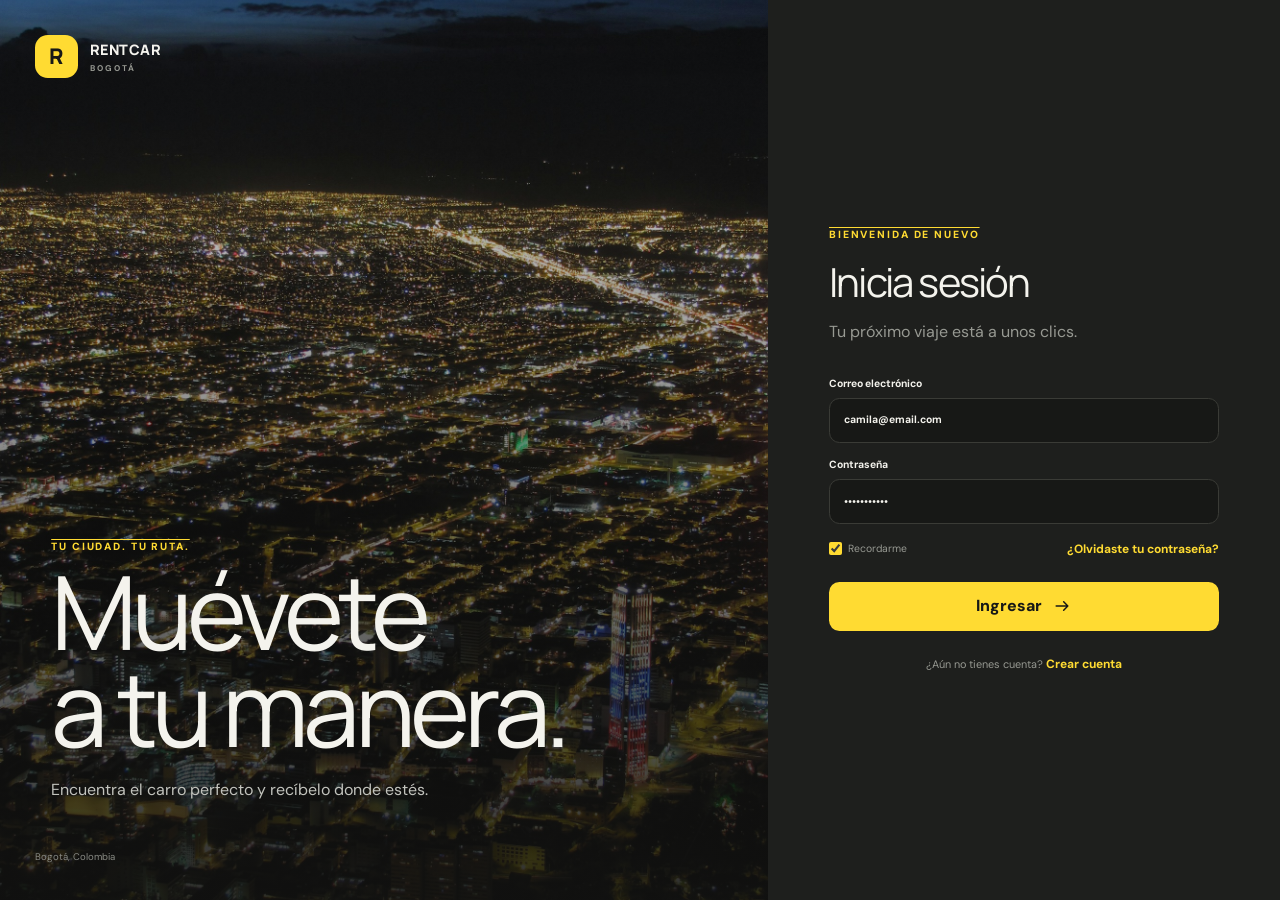
<file: index.html>
<!DOCTYPE html>
<html lang="es">
<head>
  <meta charset="UTF-8">
  <meta name="viewport" content="width=device-width, initial-scale=1.0">
  <title>RENTCAR · Inicia sesión</title>
  <meta name="description" content="Inicia sesión en RENTCAR Bogotá.">
  <link rel="stylesheet" href="css/styles.css">
</head>
<body>
<main class="login">
  <section class="login-visual" style="background-image: linear-gradient(rgba(18, 18, 17, 0.1), rgba(18, 18, 17, 0.88)), url('assets/img/login-hero.jpg');">
    <div class="brand"><span>R</span><div>RENTCAR<small>BOGOTÁ</small></div></div>
    <div class="login-message">
      <span class="overline">TU CIUDAD. TU RUTA.</span>
      <h1>Muévete<br>a tu manera.</h1>
      <p>Encuentra el carro perfecto y recíbelo donde estés.</p>
    </div>
    <p class="photo-credit">Bogotá, Colombia</p>
  </section>

  <section class="login-panel">
    <div class="login-box">
      <div class="login-mobile-brand"><div class="brand"><span>R</span><div>RENTCAR<small>BOGOTÁ</small></div></div></div>
      <span class="overline">BIENVENIDA DE NUEVO</span>
      <h2>Inicia sesión</h2>
      <p class="muted">Tu próximo viaje está a unos clics.</p>
      <form id="login-form">
        <label>Correo electrónico<input type="email" value="camila@email.com" required></label>
        <label>Contraseña<input type="password" value="rentcar2025" required></label>
        <div class="between">
          <label class="checkbox"><input type="checkbox" checked> Recordarme</label>
          <button class="link" type="button">¿Olvidaste tu contraseña?</button>
        </div>
        <button class="primary wide" type="submit">Ingresar <svg width="20" height="20" viewBox="0 0 24 24" fill="none" stroke="currentColor" stroke-width="1.8" stroke-linecap="round" stroke-linejoin="round" aria-hidden="true"><path d="m5 12 14 0m-5-5 5 5-5 5"></path></svg></button>
      </form>
      <p class="login-foot">¿Aún no tienes cuenta? <button class="link" type="button">Crear cuenta</button></p>
    </div>
  </section>
</main>

<script src="js/main.js"></script>
</body>
</html>
</file>
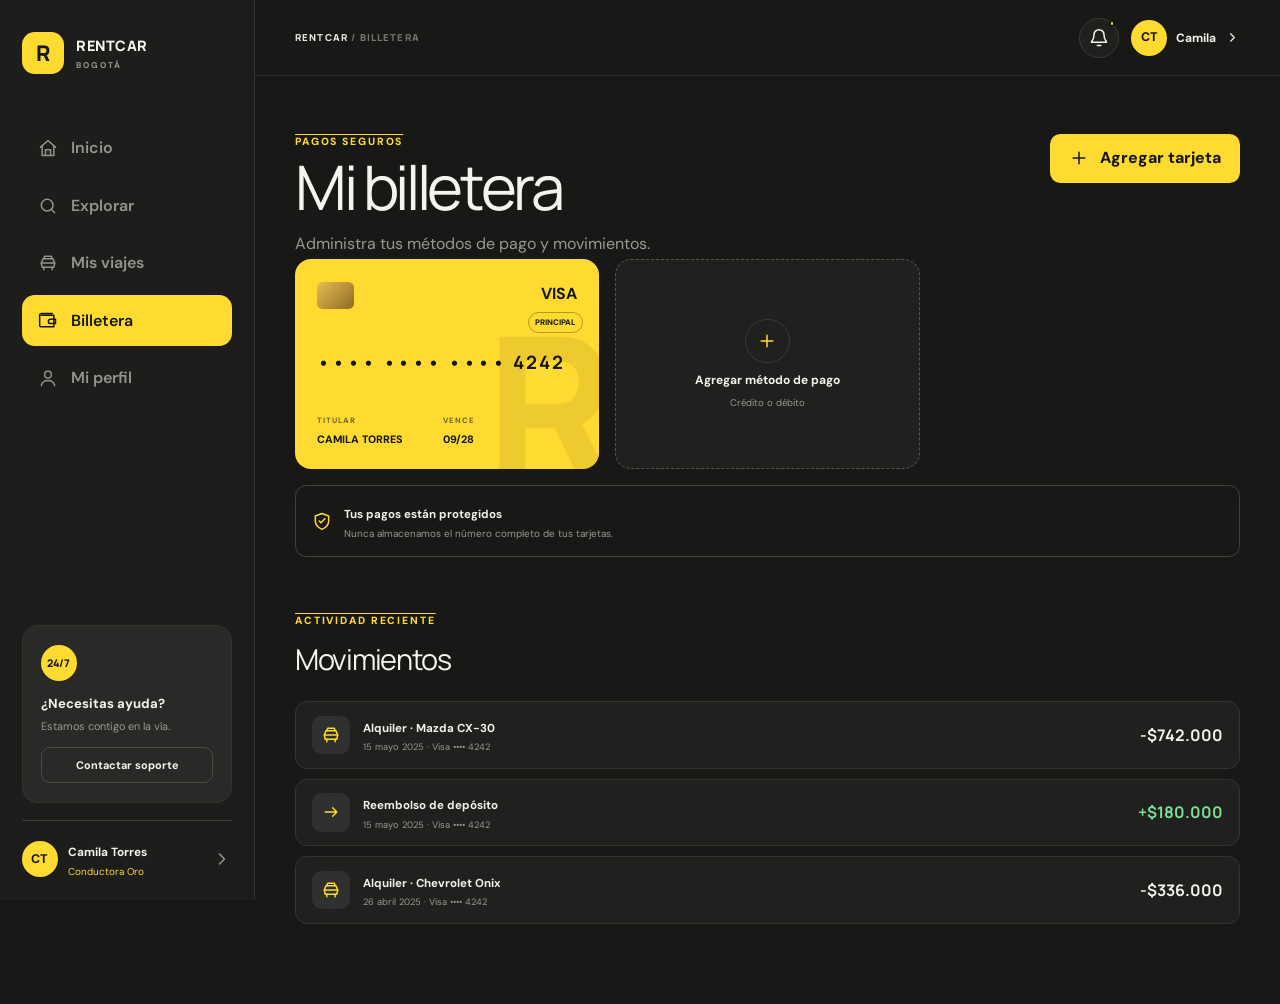
<file: billetera.html>
<!DOCTYPE html>
<html lang="es">
<head>
  <meta charset="UTF-8">
  <meta name="viewport" content="width=device-width, initial-scale=1.0">
  <title>RENTCAR · Billetera</title>
  <meta name="description" content="Administra tus métodos de pago y movimientos.">
  <link rel="stylesheet" href="css/styles.css">
</head>
<body>
<div class="app">
  <aside class="sidebar">
    <div class="brand"><span>R</span><div>RENTCAR<small>BOGOTÁ</small></div></div>
    <nav>
      <a href="dashboard.html"><svg width="20" height="20" viewBox="0 0 24 24" fill="none" stroke="currentColor" stroke-width="1.8" stroke-linecap="round" stroke-linejoin="round" aria-hidden="true"><path d="m3 11 9-8 9 8"></path><path d="M5 10v11h14V10M9 21v-7h6v7"></path></svg><span>Inicio</span></a>
      <a href="explorar.html"><svg width="20" height="20" viewBox="0 0 24 24" fill="none" stroke="currentColor" stroke-width="1.8" stroke-linecap="round" stroke-linejoin="round" aria-hidden="true"><circle cx="11" cy="11" r="7"></circle><path d="m20 20-4-4"></path></svg><span>Explorar</span></a>
      <a href="viajes.html"><svg width="20" height="20" viewBox="0 0 24 24" fill="none" stroke="currentColor" stroke-width="1.8" stroke-linecap="round" stroke-linejoin="round" aria-hidden="true"><path d="M5 17h14l1-5-2-5H6l-2 5 1 5Z"></path><path d="M7 7l1-3h8l1 3M7 17v3M17 17v3M4 12h16"></path></svg><span>Mis viajes</span></a>
      <a href="billetera.html" class="active"><svg width="20" height="20" viewBox="0 0 24 24" fill="none" stroke="currentColor" stroke-width="1.8" stroke-linecap="round" stroke-linejoin="round" aria-hidden="true"><path d="M4 5h15v14H4a2 2 0 0 1-2-2V5a2 2 0 0 1 2-2h13"></path><path d="M15 10h6v5h-6a2.5 2.5 0 0 1 0-5Z"></path></svg><span>Billetera</span></a>
      <a href="perfil.html"><svg width="20" height="20" viewBox="0 0 24 24" fill="none" stroke="currentColor" stroke-width="1.8" stroke-linecap="round" stroke-linejoin="round" aria-hidden="true"><circle cx="12" cy="8" r="4"></circle><path d="M4 21c.8-4 3.5-6 8-6s7.2 2 8 6"></path></svg><span>Mi perfil</span></a>
    </nav>
    <div class="sidebar-help">
      <span>24/7</span>
      <b>¿Necesitas ayuda?</b>
      <small>Estamos contigo en la vía.</small>
      <button type="button">Contactar soporte</button>
    </div>
    <a class="side-profile" href="perfil.html">
      <div class="avatar">CT</div>
      <div><b>Camila Torres</b><small>Conductora Oro</small></div>
      <span class="chev"><svg width="20" height="20" viewBox="0 0 24 24" fill="none" stroke="currentColor" stroke-width="1.8" stroke-linecap="round" stroke-linejoin="round"><path d="m9 18 6-6-6-6"></path></svg></span>
    </a>
  </aside>

  <main class="main">
    <header class="topbar">
      <div class="mobile-brand"><div class="brand"><span>R</span><div>RENTCAR<small>BOGOTÁ</small></div></div></div>
      <div class="crumb">RENTCAR <span>/ BILLETERA</span></div>
      <div class="top-actions">
        <button class="icon-button" type="button" aria-label="Notificaciones"><svg width="20" height="20" viewBox="0 0 24 24" fill="none" stroke="currentColor" stroke-width="1.8" stroke-linecap="round" stroke-linejoin="round" aria-hidden="true"><path d="M18 8a6 6 0 0 0-12 0c0 7-3 7-3 9h18c0-2-3-2-3-9"></path><path d="M10 21h4"></path></svg><i></i></button>
        <a class="mini-profile" href="perfil.html"><span class="avatar">CT</span><b>Camila</b><svg width="15" height="15" viewBox="0 0 24 24" fill="none" stroke="currentColor" stroke-width="1.8" stroke-linecap="round" stroke-linejoin="round"><path d="m9 18 6-6-6-6"></path></svg></a>
      </div>
    </header>

    <div class="content">
      <header class="page-header">
        <div>
          <span class="overline">PAGOS SEGUROS</span>
          <h1>Mi billetera</h1>
          <p>Administra tus métodos de pago y movimientos.</p>
        </div>
        <button class="primary" type="button" id="add-card"><svg width="20" height="20" viewBox="0 0 24 24" fill="none" stroke="currentColor" stroke-width="1.8" stroke-linecap="round" stroke-linejoin="round" aria-hidden="true"><path d="M12 5v14M5 12h14"></path></svg> Agregar tarjeta</button>
      </header>

      <div class="wallet-grid">
        <article class="credit-card">
          <div class="card-brand"><span class="chip"></span><b>VISA</b></div>
          <p>•••• •••• •••• 4242</p>
          <div>
            <span><small>TITULAR</small>CAMILA TORRES</span>
            <span><small>VENCE</small>09/28</span>
          </div>
          <em>PRINCIPAL</em>
        </article>
        <button class="add-card" type="button" id="add-card-2">
          <span><svg width="20" height="20" viewBox="0 0 24 24" fill="none" stroke="currentColor" stroke-width="1.8" stroke-linecap="round" stroke-linejoin="round" aria-hidden="true"><path d="M12 5v14M5 12h14"></path></svg></span>
          <b>Agregar método de pago</b>
          <small>Crédito o débito</small>
        </button>
      </div>

      <div class="secure-note">
        <svg width="20" height="20" viewBox="0 0 24 24" fill="none" stroke="currentColor" stroke-width="1.8" stroke-linecap="round" stroke-linejoin="round" aria-hidden="true"><path d="M12 3 4 6v6c0 5 3.5 8 8 10 4.5-2 8-5 8-10V6Z"></path><path d="m8.5 12 2.2 2.2 4.8-5"></path></svg>
        <div>
          <b>Tus pagos están protegidos</b>
          <p>Nunca almacenamos el número completo de tus tarjetas.</p>
        </div>
      </div>

      <section class="section-head">
        <div>
          <span class="overline">ACTIVIDAD RECIENTE</span>
          <h2>Movimientos</h2>
        </div>
      </section>

      <div class="transaction-list">
        <article>
          <span class="transaction-icon"><svg width="20" height="20" viewBox="0 0 24 24" fill="none" stroke="currentColor" stroke-width="1.8" stroke-linecap="round" stroke-linejoin="round" aria-hidden="true"><path d="M5 17h14l1-5-2-5H6l-2 5 1 5Z"></path><path d="M7 7l1-3h8l1 3M7 17v3M17 17v3M4 12h16"></path></svg></span>
          <div><b>Alquiler · Mazda CX-30</b><p>15 mayo 2025 · Visa •••• 4242</p></div>
          <strong>-$742.000</strong>
        </article>
        <article>
          <span class="transaction-icon"><svg width="20" height="20" viewBox="0 0 24 24" fill="none" stroke="currentColor" stroke-width="1.8" stroke-linecap="round" stroke-linejoin="round" aria-hidden="true"><path d="m5 12 14 0m-5-5 5 5-5 5"></path></svg></span>
          <div><b>Reembolso de depósito</b><p>15 mayo 2025 · Visa •••• 4242</p></div>
          <strong class="positive">+$180.000</strong>
        </article>
        <article>
          <span class="transaction-icon"><svg width="20" height="20" viewBox="0 0 24 24" fill="none" stroke="currentColor" stroke-width="1.8" stroke-linecap="round" stroke-linejoin="round" aria-hidden="true"><path d="M5 17h14l1-5-2-5H6l-2 5 1 5Z"></path><path d="M7 7l1-3h8l1 3M7 17v3M17 17v3M4 12h16"></path></svg></span>
          <div><b>Alquiler · Chevrolet Onix</b><p>26 abril 2025 · Visa •••• 4242</p></div>
          <strong>-$336.000</strong>
        </article>
      </div>
    </div>
  </main>

  <nav class="mobile-nav">
    <a href="dashboard.html"><svg width="20" height="20" viewBox="0 0 24 24" fill="none" stroke="currentColor" stroke-width="1.8" stroke-linecap="round" stroke-linejoin="round" aria-hidden="true"><path d="m3 11 9-8 9 8"></path><path d="M5 10v11h14V10M9 21v-7h6v7"></path></svg><small>Inicio</small></a>
    <a href="explorar.html"><svg width="20" height="20" viewBox="0 0 24 24" fill="none" stroke="currentColor" stroke-width="1.8" stroke-linecap="round" stroke-linejoin="round" aria-hidden="true"><circle cx="11" cy="11" r="7"></circle><path d="m20 20-4-4"></path></svg><small>Explorar</small></a>
    <a href="viajes.html"><svg width="20" height="20" viewBox="0 0 24 24" fill="none" stroke="currentColor" stroke-width="1.8" stroke-linecap="round" stroke-linejoin="round" aria-hidden="true"><path d="M5 17h14l1-5-2-5H6l-2 5 1 5Z"></path><path d="M7 7l1-3h8l1 3M7 17v3M17 17v3M4 12h16"></path></svg><small>Mis viajes</small></a>
    <a href="billetera.html" class="active"><svg width="20" height="20" viewBox="0 0 24 24" fill="none" stroke="currentColor" stroke-width="1.8" stroke-linecap="round" stroke-linejoin="round" aria-hidden="true"><path d="M4 5h15v14H4a2 2 0 0 1-2-2V5a2 2 0 0 1 2-2h13"></path><path d="M15 10h6v5h-6a2.5 2.5 0 0 1 0-5Z"></path></svg><small>Billetera</small></a>
    <a href="perfil.html"><svg width="20" height="20" viewBox="0 0 24 24" fill="none" stroke="currentColor" stroke-width="1.8" stroke-linecap="round" stroke-linejoin="round" aria-hidden="true"><circle cx="12" cy="8" r="4"></circle><path d="M4 21c.8-4 3.5-6 8-6s7.2 2 8 6"></path></svg><small>Mi perfil</small></a>
  </nav>
</div>

<div id="toast-root"></div>
<script src="js/main.js"></script>
</body>
</html>
</file>
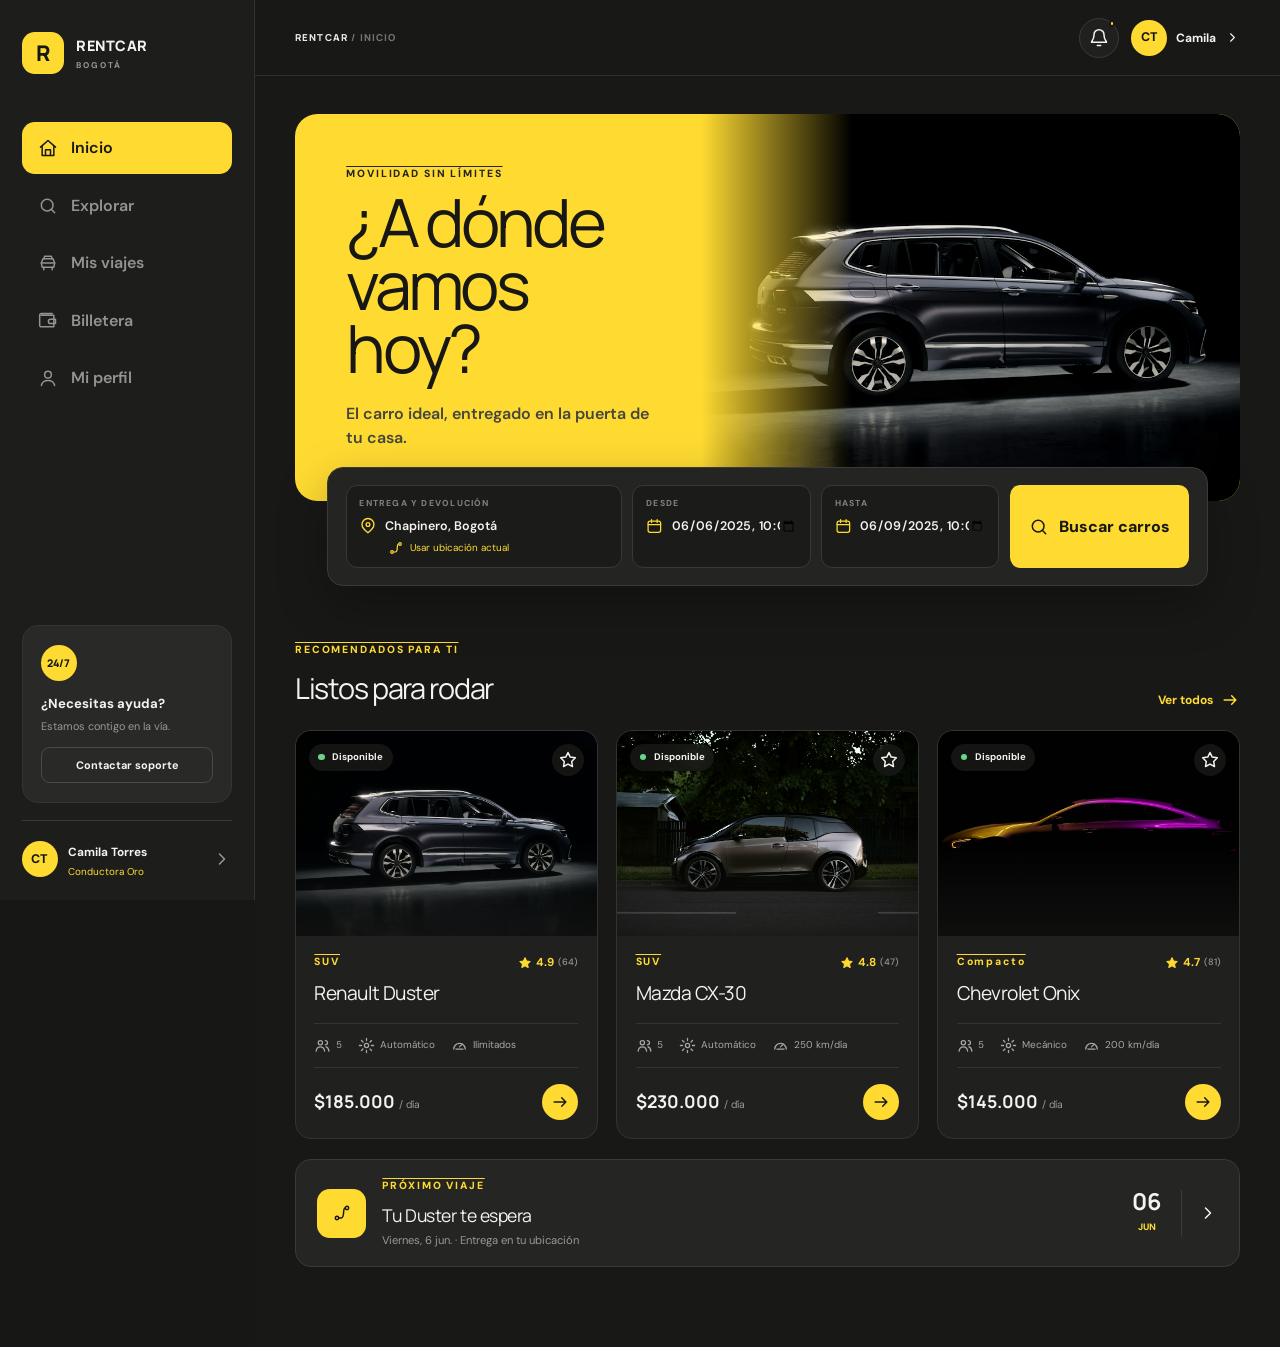
<file: dashboard.html>
<!DOCTYPE html>
<html lang="es">
<head>
  <meta charset="UTF-8">
  <meta name="viewport" content="width=device-width, initial-scale=1.0">
  <title>RENTCAR · Dashboard</title>
  <meta name="description" content="Dashboard de alquiler de carros en Bogotá.">
  <link rel="stylesheet" href="css/styles.css">
</head>
<body>
<div class="app">
  <aside class="sidebar">
    <div class="brand"><span>R</span><div>RENTCAR<small>BOGOTÁ</small></div></div>
    <nav>
      <a href="dashboard.html" class="active"><svg width="20" height="20" viewBox="0 0 24 24" fill="none" stroke="currentColor" stroke-width="1.8" stroke-linecap="round" stroke-linejoin="round" aria-hidden="true"><path d="m3 11 9-8 9 8"></path><path d="M5 10v11h14V10M9 21v-7h6v7"></path></svg><span>Inicio</span></a>
      <a href="explorar.html"><svg width="20" height="20" viewBox="0 0 24 24" fill="none" stroke="currentColor" stroke-width="1.8" stroke-linecap="round" stroke-linejoin="round" aria-hidden="true"><circle cx="11" cy="11" r="7"></circle><path d="m20 20-4-4"></path></svg><span>Explorar</span></a>
      <a href="viajes.html"><svg width="20" height="20" viewBox="0 0 24 24" fill="none" stroke="currentColor" stroke-width="1.8" stroke-linecap="round" stroke-linejoin="round" aria-hidden="true"><path d="M5 17h14l1-5-2-5H6l-2 5 1 5Z"></path><path d="M7 7l1-3h8l1 3M7 17v3M17 17v3M4 12h16"></path></svg><span>Mis viajes</span></a>
      <a href="billetera.html"><svg width="20" height="20" viewBox="0 0 24 24" fill="none" stroke="currentColor" stroke-width="1.8" stroke-linecap="round" stroke-linejoin="round" aria-hidden="true"><path d="M4 5h15v14H4a2 2 0 0 1-2-2V5a2 2 0 0 1 2-2h13"></path><path d="M15 10h6v5h-6a2.5 2.5 0 0 1 0-5Z"></path></svg><span>Billetera</span></a>
      <a href="perfil.html"><svg width="20" height="20" viewBox="0 0 24 24" fill="none" stroke="currentColor" stroke-width="1.8" stroke-linecap="round" stroke-linejoin="round" aria-hidden="true"><circle cx="12" cy="8" r="4"></circle><path d="M4 21c.8-4 3.5-6 8-6s7.2 2 8 6"></path></svg><span>Mi perfil</span></a>
    </nav>
    <div class="sidebar-help">
      <span>24/7</span>
      <b>¿Necesitas ayuda?</b>
      <small>Estamos contigo en la vía.</small>
      <button type="button">Contactar soporte</button>
    </div>
    <a class="side-profile" href="perfil.html">
      <div class="avatar">CT</div>
      <div><b>Camila Torres</b><small>Conductora Oro</small></div>
      <span class="chev"><svg width="20" height="20" viewBox="0 0 24 24" fill="none" stroke="currentColor" stroke-width="1.8" stroke-linecap="round" stroke-linejoin="round"><path d="m9 18 6-6-6-6"></path></svg></span>
    </a>
  </aside>

  <main class="main">
    <header class="topbar">
      <div class="mobile-brand"><div class="brand"><span>R</span><div>RENTCAR<small>BOGOTÁ</small></div></div></div>
      <div class="crumb">RENTCAR <span>/ INICIO</span></div>
      <div class="top-actions">
        <button class="icon-button" type="button" aria-label="Notificaciones"><svg width="20" height="20" viewBox="0 0 24 24" fill="none" stroke="currentColor" stroke-width="1.8" stroke-linecap="round" stroke-linejoin="round" aria-hidden="true"><path d="M18 8a6 6 0 0 0-12 0c0 7-3 7-3 9h18c0-2-3-2-3-9"></path><path d="M10 21h4"></path></svg><i></i></button>
        <a class="mini-profile" href="perfil.html"><span class="avatar">CT</span><b>Camila</b><svg width="15" height="15" viewBox="0 0 24 24" fill="none" stroke="currentColor" stroke-width="1.8" stroke-linecap="round" stroke-linejoin="round"><path d="m9 18 6-6-6-6"></path></svg></a>
      </div>
    </header>

    <div class="content">
      <section class="hero">
        <div class="hero-copy">
          <span class="overline dark-text">MOVILIDAD SIN LÍMITES</span>
          <h1>¿A dónde<br>vamos hoy?</h1>
          <p>El carro ideal, entregado en la puerta de tu casa.</p>
        </div>
        <div class="hero-art">
          <span>BOG</span>
          <img alt="Renault Duster disponible" src="assets/img/renault-duster.jpg">
        </div>
      </section>

      <div class="search-panel">
        <div class="location-field">
          <span class="field-label">ENTREGA Y DEVOLUCIÓN</span>
          <div>
            <svg width="20" height="20" viewBox="0 0 24 24" fill="none" stroke="currentColor" stroke-width="1.8" stroke-linecap="round" stroke-linejoin="round" aria-hidden="true"><path d="M20 10c0 5-8 11-8 11S4 15 4 10a8 8 0 1 1 16 0Z"></path><circle cx="12" cy="10" r="2.5"></circle></svg>
            <input value="Chapinero, Bogotá">
          </div>
          <button class="location-button" type="button"><svg width="16" height="16" viewBox="0 0 24 24" fill="none" stroke="currentColor" stroke-width="1.8" stroke-linecap="round" stroke-linejoin="round" aria-hidden="true"><circle cx="6" cy="18" r="2"></circle><circle cx="18" cy="6" r="2"></circle><path d="M8 18h3c5 0 1-12 5-12"></path></svg> Usar ubicación actual</button>
        </div>
        <label>
          <span class="field-label">DESDE</span>
          <div class="date-field">
            <svg width="20" height="20" viewBox="0 0 24 24" fill="none" stroke="currentColor" stroke-width="1.8" stroke-linecap="round" stroke-linejoin="round" aria-hidden="true"><rect x="3" y="5" width="18" height="16" rx="3"></rect><path d="M8 3v4M16 3v4M3 10h18"></path></svg>
            <input type="datetime-local" value="2025-06-06T10:00">
          </div>
        </label>
        <label>
          <span class="field-label">HASTA</span>
          <div class="date-field">
            <svg width="20" height="20" viewBox="0 0 24 24" fill="none" stroke="currentColor" stroke-width="1.8" stroke-linecap="round" stroke-linejoin="round" aria-hidden="true"><rect x="3" y="5" width="18" height="16" rx="3"></rect><path d="M8 3v4M16 3v4M3 10h18"></path></svg>
            <input type="datetime-local" value="2025-06-09T10:00">
          </div>
        </label>
        <a class="primary search-button" href="explorar.html"><svg width="20" height="20" viewBox="0 0 24 24" fill="none" stroke="currentColor" stroke-width="1.8" stroke-linecap="round" stroke-linejoin="round" aria-hidden="true"><circle cx="11" cy="11" r="7"></circle><path d="m20 20-4-4"></path></svg> Buscar carros</a>
      </div>

      <section class="section-head">
        <div>
          <span class="overline">RECOMENDADOS PARA TI</span>
          <h2>Listos para rodar</h2>
        </div>
        <a class="text-button" href="explorar.html">Ver todos <svg width="20" height="20" viewBox="0 0 24 24" fill="none" stroke="currentColor" stroke-width="1.8" stroke-linecap="round" stroke-linejoin="round" aria-hidden="true"><path d="m5 12 14 0m-5-5 5 5-5 5"></path></svg></a>
      </section>

      <div class="car-grid home-cars">
        <article class="car-card" data-car="duster" data-type="SUV" data-brand="Renault" data-color="Gris">
          <div class="car-image">
            <img alt="Renault Duster" src="assets/img/renault-duster.jpg">
            <span class="available"><i></i> Disponible</span>
            <button class="favorite" type="button" aria-label="Guardar"><svg width="20" height="20" viewBox="0 0 24 24" fill="none" stroke="currentColor" stroke-width="1.8" stroke-linecap="round" stroke-linejoin="round" aria-hidden="true"><path d="m12 3 2.7 5.5 6.1.9-4.4 4.3 1 6.1-5.4-2.9-5.4 2.9 1-6.1-4.4-4.3 6.1-.9Z"></path></svg></button>
          </div>
          <div class="car-content">
            <div class="car-title">
              <div><span class="overline">SUV</span><h3>Renault Duster</h3></div>
              <div class="rating"><svg width="14" height="14" viewBox="0 0 24 24" fill="currentColor" stroke="currentColor" stroke-width="1.8" stroke-linecap="round" stroke-linejoin="round" aria-hidden="true"><path d="m12 3 2.7 5.5 6.1.9-4.4 4.3 1 6.1-5.4-2.9-5.4 2.9 1-6.1-4.4-4.3 6.1-.9Z"></path></svg>4.9<small>(64)</small></div>
            </div>
            <div class="spec-row">
              <span><svg width="17" height="17" viewBox="0 0 24 24" fill="none" stroke="currentColor" stroke-width="1.8" stroke-linecap="round" stroke-linejoin="round" aria-hidden="true"><circle cx="9" cy="8" r="3"></circle><path d="M3 20c.5-4 2.5-6 6-6s5.5 2 6 6M16 5c2 0 3 1.5 3 3s-1 3-3 3M17 14c2.5.5 3.7 2.5 4 6"></path></svg>5</span>
              <span><svg width="17" height="17" viewBox="0 0 24 24" fill="none" stroke="currentColor" stroke-width="1.8" stroke-linecap="round" stroke-linejoin="round" aria-hidden="true"><circle cx="12" cy="12" r="3"></circle><path d="M12 2v3M12 19v3M4.9 4.9 7 7M17 17l2.1 2.1M2 12h3M19 12h3M4.9 19.1 7 17M17 7l2.1-2.1"></path></svg>Automático</span>
              <span><svg width="17" height="17" viewBox="0 0 24 24" fill="none" stroke="currentColor" stroke-width="1.8" stroke-linecap="round" stroke-linejoin="round" aria-hidden="true"><path d="M4 17a8 8 0 1 1 16 0"></path><path d="m12 14 4-4M7 17h10"></path></svg>Ilimitados</span>
            </div>
            <div class="car-footer">
              <div><strong>$185.000</strong><span>/ día</span></div>
              <button class="circle-button" type="button" aria-label="Ver vehículo"><svg width="20" height="20" viewBox="0 0 24 24" fill="none" stroke="currentColor" stroke-width="1.8" stroke-linecap="round" stroke-linejoin="round" aria-hidden="true"><path d="m5 12 14 0m-5-5 5 5-5 5"></path></svg></button>
            </div>
          </div>
        </article>

        <article class="car-card" data-car="cx30" data-type="SUV" data-brand="Mazda" data-color="Plata">
          <div class="car-image">
            <img alt="Mazda CX-30" src="assets/img/mazda-cx30.jpg">
            <span class="available"><i></i> Disponible</span>
            <button class="favorite" type="button" aria-label="Guardar"><svg width="20" height="20" viewBox="0 0 24 24" fill="none" stroke="currentColor" stroke-width="1.8" stroke-linecap="round" stroke-linejoin="round" aria-hidden="true"><path d="m12 3 2.7 5.5 6.1.9-4.4 4.3 1 6.1-5.4-2.9-5.4 2.9 1-6.1-4.4-4.3 6.1-.9Z"></path></svg></button>
          </div>
          <div class="car-content">
            <div class="car-title">
              <div><span class="overline">SUV</span><h3>Mazda CX-30</h3></div>
              <div class="rating"><svg width="14" height="14" viewBox="0 0 24 24" fill="currentColor" stroke="currentColor" stroke-width="1.8" stroke-linecap="round" stroke-linejoin="round" aria-hidden="true"><path d="m12 3 2.7 5.5 6.1.9-4.4 4.3 1 6.1-5.4-2.9-5.4 2.9 1-6.1-4.4-4.3 6.1-.9Z"></path></svg>4.8<small>(47)</small></div>
            </div>
            <div class="spec-row">
              <span><svg width="17" height="17" viewBox="0 0 24 24" fill="none" stroke="currentColor" stroke-width="1.8" stroke-linecap="round" stroke-linejoin="round" aria-hidden="true"><circle cx="9" cy="8" r="3"></circle><path d="M3 20c.5-4 2.5-6 6-6s5.5 2 6 6M16 5c2 0 3 1.5 3 3s-1 3-3 3M17 14c2.5.5 3.7 2.5 4 6"></path></svg>5</span>
              <span><svg width="17" height="17" viewBox="0 0 24 24" fill="none" stroke="currentColor" stroke-width="1.8" stroke-linecap="round" stroke-linejoin="round" aria-hidden="true"><circle cx="12" cy="12" r="3"></circle><path d="M12 2v3M12 19v3M4.9 4.9 7 7M17 17l2.1 2.1M2 12h3M19 12h3M4.9 19.1 7 17M17 7l2.1-2.1"></path></svg>Automático</span>
              <span><svg width="17" height="17" viewBox="0 0 24 24" fill="none" stroke="currentColor" stroke-width="1.8" stroke-linecap="round" stroke-linejoin="round" aria-hidden="true"><path d="M4 17a8 8 0 1 1 16 0"></path><path d="m12 14 4-4M7 17h10"></path></svg>250 km/día</span>
            </div>
            <div class="car-footer">
              <div><strong>$230.000</strong><span>/ día</span></div>
              <button class="circle-button" type="button" aria-label="Ver vehículo"><svg width="20" height="20" viewBox="0 0 24 24" fill="none" stroke="currentColor" stroke-width="1.8" stroke-linecap="round" stroke-linejoin="round" aria-hidden="true"><path d="m5 12 14 0m-5-5 5 5-5 5"></path></svg></button>
            </div>
          </div>
        </article>

        <article class="car-card" data-car="onix" data-type="Compacto" data-brand="Chevrolet" data-color="Negro">
          <div class="car-image">
            <img alt="Chevrolet Onix" src="assets/img/chevrolet-onix.jpg">
            <span class="available"><i></i> Disponible</span>
            <button class="favorite" type="button" aria-label="Guardar"><svg width="20" height="20" viewBox="0 0 24 24" fill="none" stroke="currentColor" stroke-width="1.8" stroke-linecap="round" stroke-linejoin="round" aria-hidden="true"><path d="m12 3 2.7 5.5 6.1.9-4.4 4.3 1 6.1-5.4-2.9-5.4 2.9 1-6.1-4.4-4.3 6.1-.9Z"></path></svg></button>
          </div>
          <div class="car-content">
            <div class="car-title">
              <div><span class="overline">Compacto</span><h3>Chevrolet Onix</h3></div>
              <div class="rating"><svg width="14" height="14" viewBox="0 0 24 24" fill="currentColor" stroke="currentColor" stroke-width="1.8" stroke-linecap="round" stroke-linejoin="round" aria-hidden="true"><path d="m12 3 2.7 5.5 6.1.9-4.4 4.3 1 6.1-5.4-2.9-5.4 2.9 1-6.1-4.4-4.3 6.1-.9Z"></path></svg>4.7<small>(81)</small></div>
            </div>
            <div class="spec-row">
              <span><svg width="17" height="17" viewBox="0 0 24 24" fill="none" stroke="currentColor" stroke-width="1.8" stroke-linecap="round" stroke-linejoin="round" aria-hidden="true"><circle cx="9" cy="8" r="3"></circle><path d="M3 20c.5-4 2.5-6 6-6s5.5 2 6 6M16 5c2 0 3 1.5 3 3s-1 3-3 3M17 14c2.5.5 3.7 2.5 4 6"></path></svg>5</span>
              <span><svg width="17" height="17" viewBox="0 0 24 24" fill="none" stroke="currentColor" stroke-width="1.8" stroke-linecap="round" stroke-linejoin="round" aria-hidden="true"><circle cx="12" cy="12" r="3"></circle><path d="M12 2v3M12 19v3M4.9 4.9 7 7M17 17l2.1 2.1M2 12h3M19 12h3M4.9 19.1 7 17M17 7l2.1-2.1"></path></svg>Mecánico</span>
              <span><svg width="17" height="17" viewBox="0 0 24 24" fill="none" stroke="currentColor" stroke-width="1.8" stroke-linecap="round" stroke-linejoin="round" aria-hidden="true"><path d="M4 17a8 8 0 1 1 16 0"></path><path d="m12 14 4-4M7 17h10"></path></svg>200 km/día</span>
            </div>
            <div class="car-footer">
              <div><strong>$145.000</strong><span>/ día</span></div>
              <button class="circle-button" type="button" aria-label="Ver vehículo"><svg width="20" height="20" viewBox="0 0 24 24" fill="none" stroke="currentColor" stroke-width="1.8" stroke-linecap="round" stroke-linejoin="round" aria-hidden="true"><path d="m5 12 14 0m-5-5 5 5-5 5"></path></svg></button>
            </div>
          </div>
        </article>
      </div>

      <a class="active-trip" href="viajes.html">
        <div class="trip-icon"><svg width="20" height="20" viewBox="0 0 24 24" fill="none" stroke="currentColor" stroke-width="1.8" stroke-linecap="round" stroke-linejoin="round" aria-hidden="true"><circle cx="6" cy="18" r="2"></circle><circle cx="18" cy="6" r="2"></circle><path d="M8 18h3c5 0 1-12 5-12"></path></svg></div>
        <div>
          <span class="overline">PRÓXIMO VIAJE</span>
          <h3>Tu Duster te espera</h3>
          <p>Viernes, 6 jun. · Entrega en tu ubicación</p>
        </div>
        <div class="trip-date"><strong>06</strong><span>JUN</span></div>
        <svg width="20" height="20" viewBox="0 0 24 24" fill="none" stroke="currentColor" stroke-width="1.8" stroke-linecap="round" stroke-linejoin="round" aria-hidden="true"><path d="m9 18 6-6-6-6"></path></svg>
      </a>
    </div>
  </main>

  <nav class="mobile-nav">
    <a href="dashboard.html" class="active"><svg width="20" height="20" viewBox="0 0 24 24" fill="none" stroke="currentColor" stroke-width="1.8" stroke-linecap="round" stroke-linejoin="round" aria-hidden="true"><path d="m3 11 9-8 9 8"></path><path d="M5 10v11h14V10M9 21v-7h6v7"></path></svg><small>Inicio</small></a>
    <a href="explorar.html"><svg width="20" height="20" viewBox="0 0 24 24" fill="none" stroke="currentColor" stroke-width="1.8" stroke-linecap="round" stroke-linejoin="round" aria-hidden="true"><circle cx="11" cy="11" r="7"></circle><path d="m20 20-4-4"></path></svg><small>Explorar</small></a>
    <a href="viajes.html"><svg width="20" height="20" viewBox="0 0 24 24" fill="none" stroke="currentColor" stroke-width="1.8" stroke-linecap="round" stroke-linejoin="round" aria-hidden="true"><path d="M5 17h14l1-5-2-5H6l-2 5 1 5Z"></path><path d="M7 7l1-3h8l1 3M7 17v3M17 17v3M4 12h16"></path></svg><small>Mis viajes</small></a>
    <a href="billetera.html"><svg width="20" height="20" viewBox="0 0 24 24" fill="none" stroke="currentColor" stroke-width="1.8" stroke-linecap="round" stroke-linejoin="round" aria-hidden="true"><path d="M4 5h15v14H4a2 2 0 0 1-2-2V5a2 2 0 0 1 2-2h13"></path><path d="M15 10h6v5h-6a2.5 2.5 0 0 1 0-5Z"></path></svg><small>Billetera</small></a>
    <a href="perfil.html"><svg width="20" height="20" viewBox="0 0 24 24" fill="none" stroke="currentColor" stroke-width="1.8" stroke-linecap="round" stroke-linejoin="round" aria-hidden="true"><circle cx="12" cy="8" r="4"></circle><path d="M4 21c.8-4 3.5-6 8-6s7.2 2 8 6"></path></svg><small>Mi perfil</small></a>
  </nav>
</div>

<div id="modal-root"></div>
<div id="toast-root"></div>
<script src="js/main.js"></script>
</body>
</html>
</file>
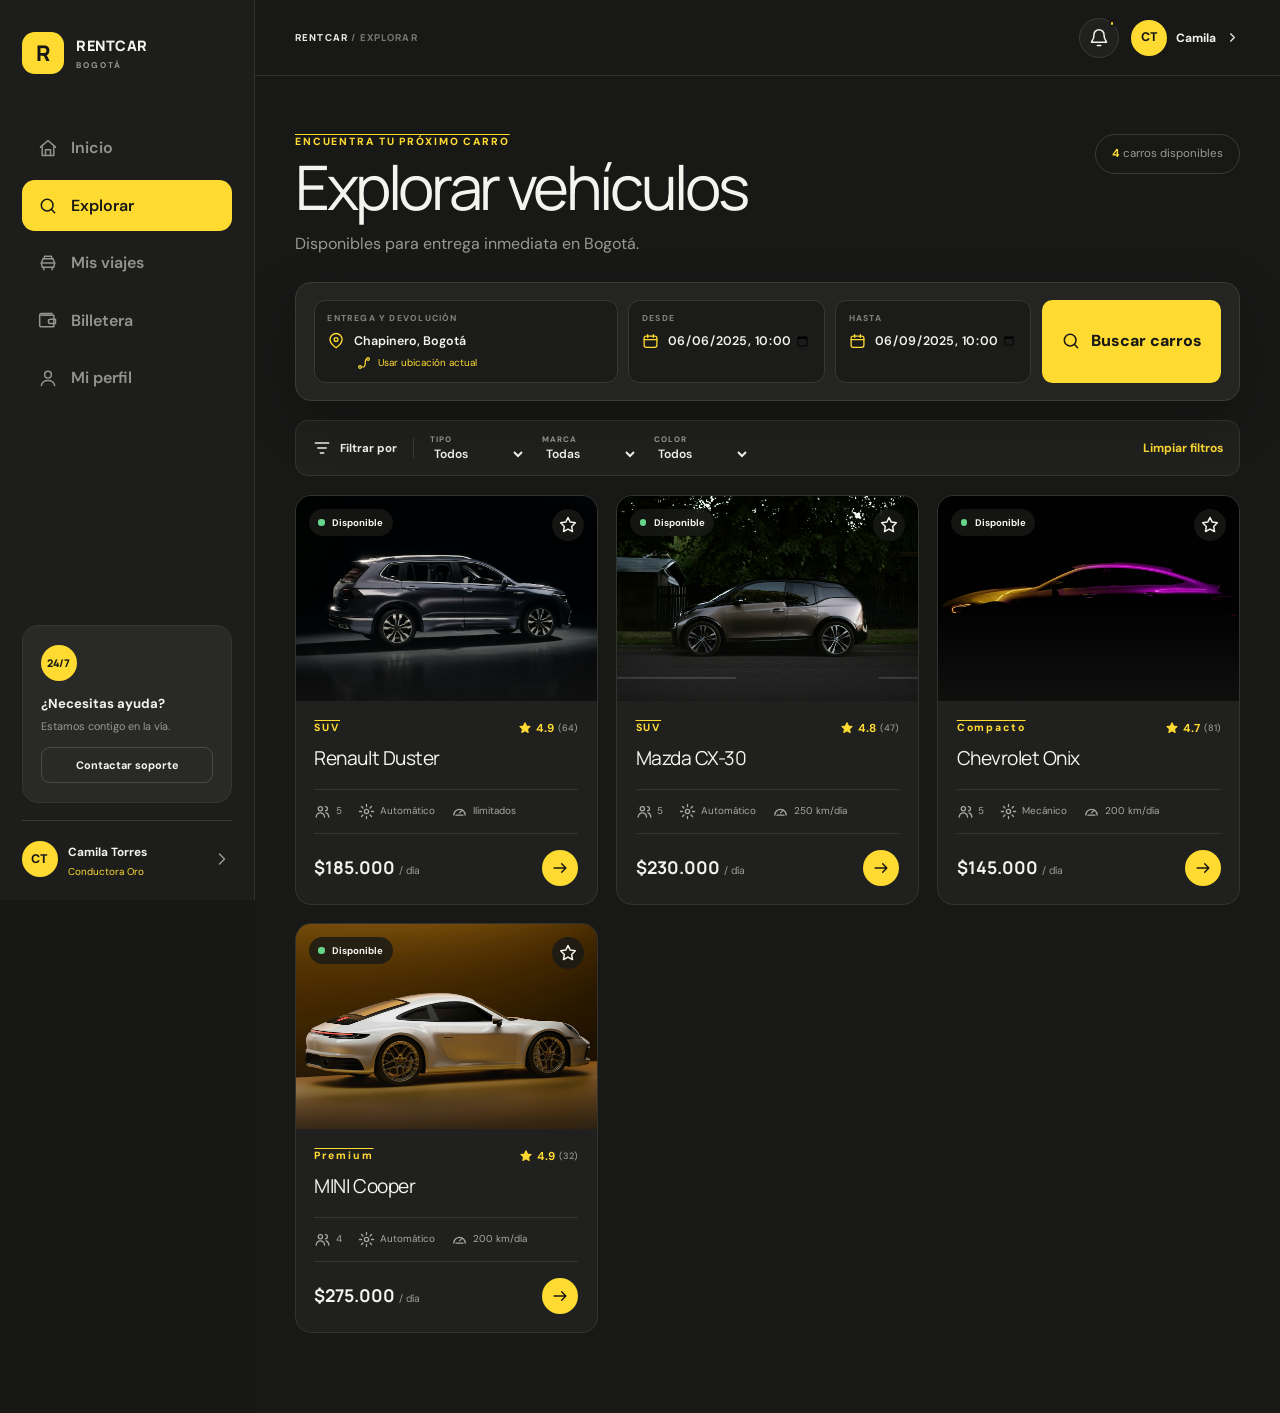
<file: explorar.html>
<!DOCTYPE html>
<html lang="es">
<head>
  <meta charset="UTF-8">
  <meta name="viewport" content="width=device-width, initial-scale=1.0">
  <title>RENTCAR · Explorar</title>
  <meta name="description" content="Explora los vehículos disponibles para alquilar en Bogotá.">
  <link rel="stylesheet" href="css/styles.css">
</head>
<body>
<div class="app">
  <aside class="sidebar">
    <div class="brand"><span>R</span><div>RENTCAR<small>BOGOTÁ</small></div></div>
    <nav>
      <a href="dashboard.html"><svg width="20" height="20" viewBox="0 0 24 24" fill="none" stroke="currentColor" stroke-width="1.8" stroke-linecap="round" stroke-linejoin="round" aria-hidden="true"><path d="m3 11 9-8 9 8"></path><path d="M5 10v11h14V10M9 21v-7h6v7"></path></svg><span>Inicio</span></a>
      <a href="explorar.html" class="active"><svg width="20" height="20" viewBox="0 0 24 24" fill="none" stroke="currentColor" stroke-width="1.8" stroke-linecap="round" stroke-linejoin="round" aria-hidden="true"><circle cx="11" cy="11" r="7"></circle><path d="m20 20-4-4"></path></svg><span>Explorar</span></a>
      <a href="viajes.html"><svg width="20" height="20" viewBox="0 0 24 24" fill="none" stroke="currentColor" stroke-width="1.8" stroke-linecap="round" stroke-linejoin="round" aria-hidden="true"><path d="M5 17h14l1-5-2-5H6l-2 5 1 5Z"></path><path d="M7 7l1-3h8l1 3M7 17v3M17 17v3M4 12h16"></path></svg><span>Mis viajes</span></a>
      <a href="billetera.html"><svg width="20" height="20" viewBox="0 0 24 24" fill="none" stroke="currentColor" stroke-width="1.8" stroke-linecap="round" stroke-linejoin="round" aria-hidden="true"><path d="M4 5h15v14H4a2 2 0 0 1-2-2V5a2 2 0 0 1 2-2h13"></path><path d="M15 10h6v5h-6a2.5 2.5 0 0 1 0-5Z"></path></svg><span>Billetera</span></a>
      <a href="perfil.html"><svg width="20" height="20" viewBox="0 0 24 24" fill="none" stroke="currentColor" stroke-width="1.8" stroke-linecap="round" stroke-linejoin="round" aria-hidden="true"><circle cx="12" cy="8" r="4"></circle><path d="M4 21c.8-4 3.5-6 8-6s7.2 2 8 6"></path></svg><span>Mi perfil</span></a>
    </nav>
    <div class="sidebar-help">
      <span>24/7</span>
      <b>¿Necesitas ayuda?</b>
      <small>Estamos contigo en la vía.</small>
      <button type="button">Contactar soporte</button>
    </div>
    <a class="side-profile" href="perfil.html">
      <div class="avatar">CT</div>
      <div><b>Camila Torres</b><small>Conductora Oro</small></div>
      <span class="chev"><svg width="20" height="20" viewBox="0 0 24 24" fill="none" stroke="currentColor" stroke-width="1.8" stroke-linecap="round" stroke-linejoin="round"><path d="m9 18 6-6-6-6"></path></svg></span>
    </a>
  </aside>

  <main class="main">
    <header class="topbar">
      <div class="mobile-brand"><div class="brand"><span>R</span><div>RENTCAR<small>BOGOTÁ</small></div></div></div>
      <div class="crumb">RENTCAR <span>/ EXPLORAR</span></div>
      <div class="top-actions">
        <button class="icon-button" type="button" aria-label="Notificaciones"><svg width="20" height="20" viewBox="0 0 24 24" fill="none" stroke="currentColor" stroke-width="1.8" stroke-linecap="round" stroke-linejoin="round" aria-hidden="true"><path d="M18 8a6 6 0 0 0-12 0c0 7-3 7-3 9h18c0-2-3-2-3-9"></path><path d="M10 21h4"></path></svg><i></i></button>
        <a class="mini-profile" href="perfil.html"><span class="avatar">CT</span><b>Camila</b><svg width="15" height="15" viewBox="0 0 24 24" fill="none" stroke="currentColor" stroke-width="1.8" stroke-linecap="round" stroke-linejoin="round"><path d="m9 18 6-6-6-6"></path></svg></a>
      </div>
    </header>

    <div class="content">
      <header class="page-header">
        <div>
          <span class="overline">ENCUENTRA TU PRÓXIMO CARRO</span>
          <h1>Explorar vehículos</h1>
          <p>Disponibles para entrega inmediata en Bogotá.</p>
        </div>
        <span class="result-count"><b id="result-count">4</b> carros disponibles</span>
      </header>

      <div class="search-panel">
        <div class="location-field">
          <span class="field-label">ENTREGA Y DEVOLUCIÓN</span>
          <div>
            <svg width="20" height="20" viewBox="0 0 24 24" fill="none" stroke="currentColor" stroke-width="1.8" stroke-linecap="round" stroke-linejoin="round" aria-hidden="true"><path d="M20 10c0 5-8 11-8 11S4 15 4 10a8 8 0 1 1 16 0Z"></path><circle cx="12" cy="10" r="2.5"></circle></svg>
            <input value="Chapinero, Bogotá">
          </div>
          <button class="location-button" type="button"><svg width="16" height="16" viewBox="0 0 24 24" fill="none" stroke="currentColor" stroke-width="1.8" stroke-linecap="round" stroke-linejoin="round" aria-hidden="true"><circle cx="6" cy="18" r="2"></circle><circle cx="18" cy="6" r="2"></circle><path d="M8 18h3c5 0 1-12 5-12"></path></svg> Usar ubicación actual</button>
        </div>
        <label>
          <span class="field-label">DESDE</span>
          <div class="date-field">
            <svg width="20" height="20" viewBox="0 0 24 24" fill="none" stroke="currentColor" stroke-width="1.8" stroke-linecap="round" stroke-linejoin="round" aria-hidden="true"><rect x="3" y="5" width="18" height="16" rx="3"></rect><path d="M8 3v4M16 3v4M3 10h18"></path></svg>
            <input type="datetime-local" value="2025-06-06T10:00">
          </div>
        </label>
        <label>
          <span class="field-label">HASTA</span>
          <div class="date-field">
            <svg width="20" height="20" viewBox="0 0 24 24" fill="none" stroke="currentColor" stroke-width="1.8" stroke-linecap="round" stroke-linejoin="round" aria-hidden="true"><rect x="3" y="5" width="18" height="16" rx="3"></rect><path d="M8 3v4M16 3v4M3 10h18"></path></svg>
            <input type="datetime-local" value="2025-06-09T10:00">
          </div>
        </label>
        <button class="primary search-button" type="button"><svg width="20" height="20" viewBox="0 0 24 24" fill="none" stroke="currentColor" stroke-width="1.8" stroke-linecap="round" stroke-linejoin="round" aria-hidden="true"><circle cx="11" cy="11" r="7"></circle><path d="m20 20-4-4"></path></svg> Buscar carros</button>
      </div>

      <div class="filter-bar">
        <div class="filter-title"><svg width="20" height="20" viewBox="0 0 24 24" fill="none" stroke="currentColor" stroke-width="1.8" stroke-linecap="round" stroke-linejoin="round" aria-hidden="true"><path d="M4 6h16M7 12h10M10 18h4"></path></svg> Filtrar por</div>
        <label>TIPO
          <select id="filter-type">
            <option>Todos</option>
            <option>SUV</option>
            <option>Compacto</option>
            <option>Premium</option>
          </select>
        </label>
        <label>MARCA
          <select id="filter-brand">
            <option>Todas</option>
            <option>Renault</option>
            <option>Mazda</option>
            <option>Chevrolet</option>
            <option>MINI</option>
          </select>
        </label>
        <label>COLOR
          <select id="filter-color">
            <option>Todos</option>
            <option>Gris</option>
            <option>Plata</option>
            <option>Negro</option>
            <option>Blanco</option>
          </select>
        </label>
        <button class="link" type="button" id="clear-filters">Limpiar filtros</button>
      </div>

      <div class="car-grid" id="car-grid">
        <article class="car-card" data-car="duster" data-type="SUV" data-brand="Renault" data-color="Gris">
          <div class="car-image">
            <img alt="Renault Duster" src="assets/img/renault-duster.jpg">
            <span class="available"><i></i> Disponible</span>
            <button class="favorite" type="button" aria-label="Guardar"><svg width="20" height="20" viewBox="0 0 24 24" fill="none" stroke="currentColor" stroke-width="1.8" stroke-linecap="round" stroke-linejoin="round" aria-hidden="true"><path d="m12 3 2.7 5.5 6.1.9-4.4 4.3 1 6.1-5.4-2.9-5.4 2.9 1-6.1-4.4-4.3 6.1-.9Z"></path></svg></button>
          </div>
          <div class="car-content">
            <div class="car-title">
              <div><span class="overline">SUV</span><h3>Renault Duster</h3></div>
              <div class="rating"><svg width="14" height="14" viewBox="0 0 24 24" fill="currentColor" stroke="currentColor" stroke-width="1.8" stroke-linecap="round" stroke-linejoin="round" aria-hidden="true"><path d="m12 3 2.7 5.5 6.1.9-4.4 4.3 1 6.1-5.4-2.9-5.4 2.9 1-6.1-4.4-4.3 6.1-.9Z"></path></svg>4.9<small>(64)</small></div>
            </div>
            <div class="spec-row">
              <span><svg width="17" height="17" viewBox="0 0 24 24" fill="none" stroke="currentColor" stroke-width="1.8" stroke-linecap="round" stroke-linejoin="round" aria-hidden="true"><circle cx="9" cy="8" r="3"></circle><path d="M3 20c.5-4 2.5-6 6-6s5.5 2 6 6M16 5c2 0 3 1.5 3 3s-1 3-3 3M17 14c2.5.5 3.7 2.5 4 6"></path></svg>5</span>
              <span><svg width="17" height="17" viewBox="0 0 24 24" fill="none" stroke="currentColor" stroke-width="1.8" stroke-linecap="round" stroke-linejoin="round" aria-hidden="true"><circle cx="12" cy="12" r="3"></circle><path d="M12 2v3M12 19v3M4.9 4.9 7 7M17 17l2.1 2.1M2 12h3M19 12h3M4.9 19.1 7 17M17 7l2.1-2.1"></path></svg>Automático</span>
              <span><svg width="17" height="17" viewBox="0 0 24 24" fill="none" stroke="currentColor" stroke-width="1.8" stroke-linecap="round" stroke-linejoin="round" aria-hidden="true"><path d="M4 17a8 8 0 1 1 16 0"></path><path d="m12 14 4-4M7 17h10"></path></svg>Ilimitados</span>
            </div>
            <div class="car-footer">
              <div><strong>$185.000</strong><span>/ día</span></div>
              <button class="circle-button" type="button" aria-label="Ver vehículo"><svg width="20" height="20" viewBox="0 0 24 24" fill="none" stroke="currentColor" stroke-width="1.8" stroke-linecap="round" stroke-linejoin="round" aria-hidden="true"><path d="m5 12 14 0m-5-5 5 5-5 5"></path></svg></button>
            </div>
          </div>
        </article>

        <article class="car-card" data-car="cx30" data-type="SUV" data-brand="Mazda" data-color="Plata">
          <div class="car-image">
            <img alt="Mazda CX-30" src="assets/img/mazda-cx30.jpg">
            <span class="available"><i></i> Disponible</span>
            <button class="favorite" type="button" aria-label="Guardar"><svg width="20" height="20" viewBox="0 0 24 24" fill="none" stroke="currentColor" stroke-width="1.8" stroke-linecap="round" stroke-linejoin="round" aria-hidden="true"><path d="m12 3 2.7 5.5 6.1.9-4.4 4.3 1 6.1-5.4-2.9-5.4 2.9 1-6.1-4.4-4.3 6.1-.9Z"></path></svg></button>
          </div>
          <div class="car-content">
            <div class="car-title">
              <div><span class="overline">SUV</span><h3>Mazda CX-30</h3></div>
              <div class="rating"><svg width="14" height="14" viewBox="0 0 24 24" fill="currentColor" stroke="currentColor" stroke-width="1.8" stroke-linecap="round" stroke-linejoin="round" aria-hidden="true"><path d="m12 3 2.7 5.5 6.1.9-4.4 4.3 1 6.1-5.4-2.9-5.4 2.9 1-6.1-4.4-4.3 6.1-.9Z"></path></svg>4.8<small>(47)</small></div>
            </div>
            <div class="spec-row">
              <span><svg width="17" height="17" viewBox="0 0 24 24" fill="none" stroke="currentColor" stroke-width="1.8" stroke-linecap="round" stroke-linejoin="round" aria-hidden="true"><circle cx="9" cy="8" r="3"></circle><path d="M3 20c.5-4 2.5-6 6-6s5.5 2 6 6M16 5c2 0 3 1.5 3 3s-1 3-3 3M17 14c2.5.5 3.7 2.5 4 6"></path></svg>5</span>
              <span><svg width="17" height="17" viewBox="0 0 24 24" fill="none" stroke="currentColor" stroke-width="1.8" stroke-linecap="round" stroke-linejoin="round" aria-hidden="true"><circle cx="12" cy="12" r="3"></circle><path d="M12 2v3M12 19v3M4.9 4.9 7 7M17 17l2.1 2.1M2 12h3M19 12h3M4.9 19.1 7 17M17 7l2.1-2.1"></path></svg>Automático</span>
              <span><svg width="17" height="17" viewBox="0 0 24 24" fill="none" stroke="currentColor" stroke-width="1.8" stroke-linecap="round" stroke-linejoin="round" aria-hidden="true"><path d="M4 17a8 8 0 1 1 16 0"></path><path d="m12 14 4-4M7 17h10"></path></svg>250 km/día</span>
            </div>
            <div class="car-footer">
              <div><strong>$230.000</strong><span>/ día</span></div>
              <button class="circle-button" type="button" aria-label="Ver vehículo"><svg width="20" height="20" viewBox="0 0 24 24" fill="none" stroke="currentColor" stroke-width="1.8" stroke-linecap="round" stroke-linejoin="round" aria-hidden="true"><path d="m5 12 14 0m-5-5 5 5-5 5"></path></svg></button>
            </div>
          </div>
        </article>

        <article class="car-card" data-car="onix" data-type="Compacto" data-brand="Chevrolet" data-color="Negro">
          <div class="car-image">
            <img alt="Chevrolet Onix" src="assets/img/chevrolet-onix.jpg">
            <span class="available"><i></i> Disponible</span>
            <button class="favorite" type="button" aria-label="Guardar"><svg width="20" height="20" viewBox="0 0 24 24" fill="none" stroke="currentColor" stroke-width="1.8" stroke-linecap="round" stroke-linejoin="round" aria-hidden="true"><path d="m12 3 2.7 5.5 6.1.9-4.4 4.3 1 6.1-5.4-2.9-5.4 2.9 1-6.1-4.4-4.3 6.1-.9Z"></path></svg></button>
          </div>
          <div class="car-content">
            <div class="car-title">
              <div><span class="overline">Compacto</span><h3>Chevrolet Onix</h3></div>
              <div class="rating"><svg width="14" height="14" viewBox="0 0 24 24" fill="currentColor" stroke="currentColor" stroke-width="1.8" stroke-linecap="round" stroke-linejoin="round" aria-hidden="true"><path d="m12 3 2.7 5.5 6.1.9-4.4 4.3 1 6.1-5.4-2.9-5.4 2.9 1-6.1-4.4-4.3 6.1-.9Z"></path></svg>4.7<small>(81)</small></div>
            </div>
            <div class="spec-row">
              <span><svg width="17" height="17" viewBox="0 0 24 24" fill="none" stroke="currentColor" stroke-width="1.8" stroke-linecap="round" stroke-linejoin="round" aria-hidden="true"><circle cx="9" cy="8" r="3"></circle><path d="M3 20c.5-4 2.5-6 6-6s5.5 2 6 6M16 5c2 0 3 1.5 3 3s-1 3-3 3M17 14c2.5.5 3.7 2.5 4 6"></path></svg>5</span>
              <span><svg width="17" height="17" viewBox="0 0 24 24" fill="none" stroke="currentColor" stroke-width="1.8" stroke-linecap="round" stroke-linejoin="round" aria-hidden="true"><circle cx="12" cy="12" r="3"></circle><path d="M12 2v3M12 19v3M4.9 4.9 7 7M17 17l2.1 2.1M2 12h3M19 12h3M4.9 19.1 7 17M17 7l2.1-2.1"></path></svg>Mecánico</span>
              <span><svg width="17" height="17" viewBox="0 0 24 24" fill="none" stroke="currentColor" stroke-width="1.8" stroke-linecap="round" stroke-linejoin="round" aria-hidden="true"><path d="M4 17a8 8 0 1 1 16 0"></path><path d="m12 14 4-4M7 17h10"></path></svg>200 km/día</span>
            </div>
            <div class="car-footer">
              <div><strong>$145.000</strong><span>/ día</span></div>
              <button class="circle-button" type="button" aria-label="Ver vehículo"><svg width="20" height="20" viewBox="0 0 24 24" fill="none" stroke="currentColor" stroke-width="1.8" stroke-linecap="round" stroke-linejoin="round" aria-hidden="true"><path d="m5 12 14 0m-5-5 5 5-5 5"></path></svg></button>
            </div>
          </div>
        </article>

        <article class="car-card" data-car="mini" data-type="Premium" data-brand="MINI" data-color="Blanco">
          <div class="car-image">
            <img alt="MINI Cooper" src="assets/img/mini-cooper.jpg">
            <span class="available"><i></i> Disponible</span>
            <button class="favorite" type="button" aria-label="Guardar"><svg width="20" height="20" viewBox="0 0 24 24" fill="none" stroke="currentColor" stroke-width="1.8" stroke-linecap="round" stroke-linejoin="round" aria-hidden="true"><path d="m12 3 2.7 5.5 6.1.9-4.4 4.3 1 6.1-5.4-2.9-5.4 2.9 1-6.1-4.4-4.3 6.1-.9Z"></path></svg></button>
          </div>
          <div class="car-content">
            <div class="car-title">
              <div><span class="overline">Premium</span><h3>MINI Cooper</h3></div>
              <div class="rating"><svg width="14" height="14" viewBox="0 0 24 24" fill="currentColor" stroke="currentColor" stroke-width="1.8" stroke-linecap="round" stroke-linejoin="round" aria-hidden="true"><path d="m12 3 2.7 5.5 6.1.9-4.4 4.3 1 6.1-5.4-2.9-5.4 2.9 1-6.1-4.4-4.3 6.1-.9Z"></path></svg>4.9<small>(32)</small></div>
            </div>
            <div class="spec-row">
              <span><svg width="17" height="17" viewBox="0 0 24 24" fill="none" stroke="currentColor" stroke-width="1.8" stroke-linecap="round" stroke-linejoin="round" aria-hidden="true"><circle cx="9" cy="8" r="3"></circle><path d="M3 20c.5-4 2.5-6 6-6s5.5 2 6 6M16 5c2 0 3 1.5 3 3s-1 3-3 3M17 14c2.5.5 3.7 2.5 4 6"></path></svg>4</span>
              <span><svg width="17" height="17" viewBox="0 0 24 24" fill="none" stroke="currentColor" stroke-width="1.8" stroke-linecap="round" stroke-linejoin="round" aria-hidden="true"><circle cx="12" cy="12" r="3"></circle><path d="M12 2v3M12 19v3M4.9 4.9 7 7M17 17l2.1 2.1M2 12h3M19 12h3M4.9 19.1 7 17M17 7l2.1-2.1"></path></svg>Automático</span>
              <span><svg width="17" height="17" viewBox="0 0 24 24" fill="none" stroke="currentColor" stroke-width="1.8" stroke-linecap="round" stroke-linejoin="round" aria-hidden="true"><path d="M4 17a8 8 0 1 1 16 0"></path><path d="m12 14 4-4M7 17h10"></path></svg>200 km/día</span>
            </div>
            <div class="car-footer">
              <div><strong>$275.000</strong><span>/ día</span></div>
              <button class="circle-button" type="button" aria-label="Ver vehículo"><svg width="20" height="20" viewBox="0 0 24 24" fill="none" stroke="currentColor" stroke-width="1.8" stroke-linecap="round" stroke-linejoin="round" aria-hidden="true"><path d="m5 12 14 0m-5-5 5 5-5 5"></path></svg></button>
            </div>
          </div>
        </article>
      </div>
    </div>
  </main>

  <nav class="mobile-nav">
    <a href="dashboard.html"><svg width="20" height="20" viewBox="0 0 24 24" fill="none" stroke="currentColor" stroke-width="1.8" stroke-linecap="round" stroke-linejoin="round" aria-hidden="true"><path d="m3 11 9-8 9 8"></path><path d="M5 10v11h14V10M9 21v-7h6v7"></path></svg><small>Inicio</small></a>
    <a href="explorar.html" class="active"><svg width="20" height="20" viewBox="0 0 24 24" fill="none" stroke="currentColor" stroke-width="1.8" stroke-linecap="round" stroke-linejoin="round" aria-hidden="true"><circle cx="11" cy="11" r="7"></circle><path d="m20 20-4-4"></path></svg><small>Explorar</small></a>
    <a href="viajes.html"><svg width="20" height="20" viewBox="0 0 24 24" fill="none" stroke="currentColor" stroke-width="1.8" stroke-linecap="round" stroke-linejoin="round" aria-hidden="true"><path d="M5 17h14l1-5-2-5H6l-2 5 1 5Z"></path><path d="M7 7l1-3h8l1 3M7 17v3M17 17v3M4 12h16"></path></svg><small>Mis viajes</small></a>
    <a href="billetera.html"><svg width="20" height="20" viewBox="0 0 24 24" fill="none" stroke="currentColor" stroke-width="1.8" stroke-linecap="round" stroke-linejoin="round" aria-hidden="true"><path d="M4 5h15v14H4a2 2 0 0 1-2-2V5a2 2 0 0 1 2-2h13"></path><path d="M15 10h6v5h-6a2.5 2.5 0 0 1 0-5Z"></path></svg><small>Billetera</small></a>
    <a href="perfil.html"><svg width="20" height="20" viewBox="0 0 24 24" fill="none" stroke="currentColor" stroke-width="1.8" stroke-linecap="round" stroke-linejoin="round" aria-hidden="true"><circle cx="12" cy="8" r="4"></circle><path d="M4 21c.8-4 3.5-6 8-6s7.2 2 8 6"></path></svg><small>Mi perfil</small></a>
  </nav>
</div>

<div id="modal-root"></div>
<div id="toast-root"></div>
<script src="js/main.js"></script>
</body>
</html>
</file>
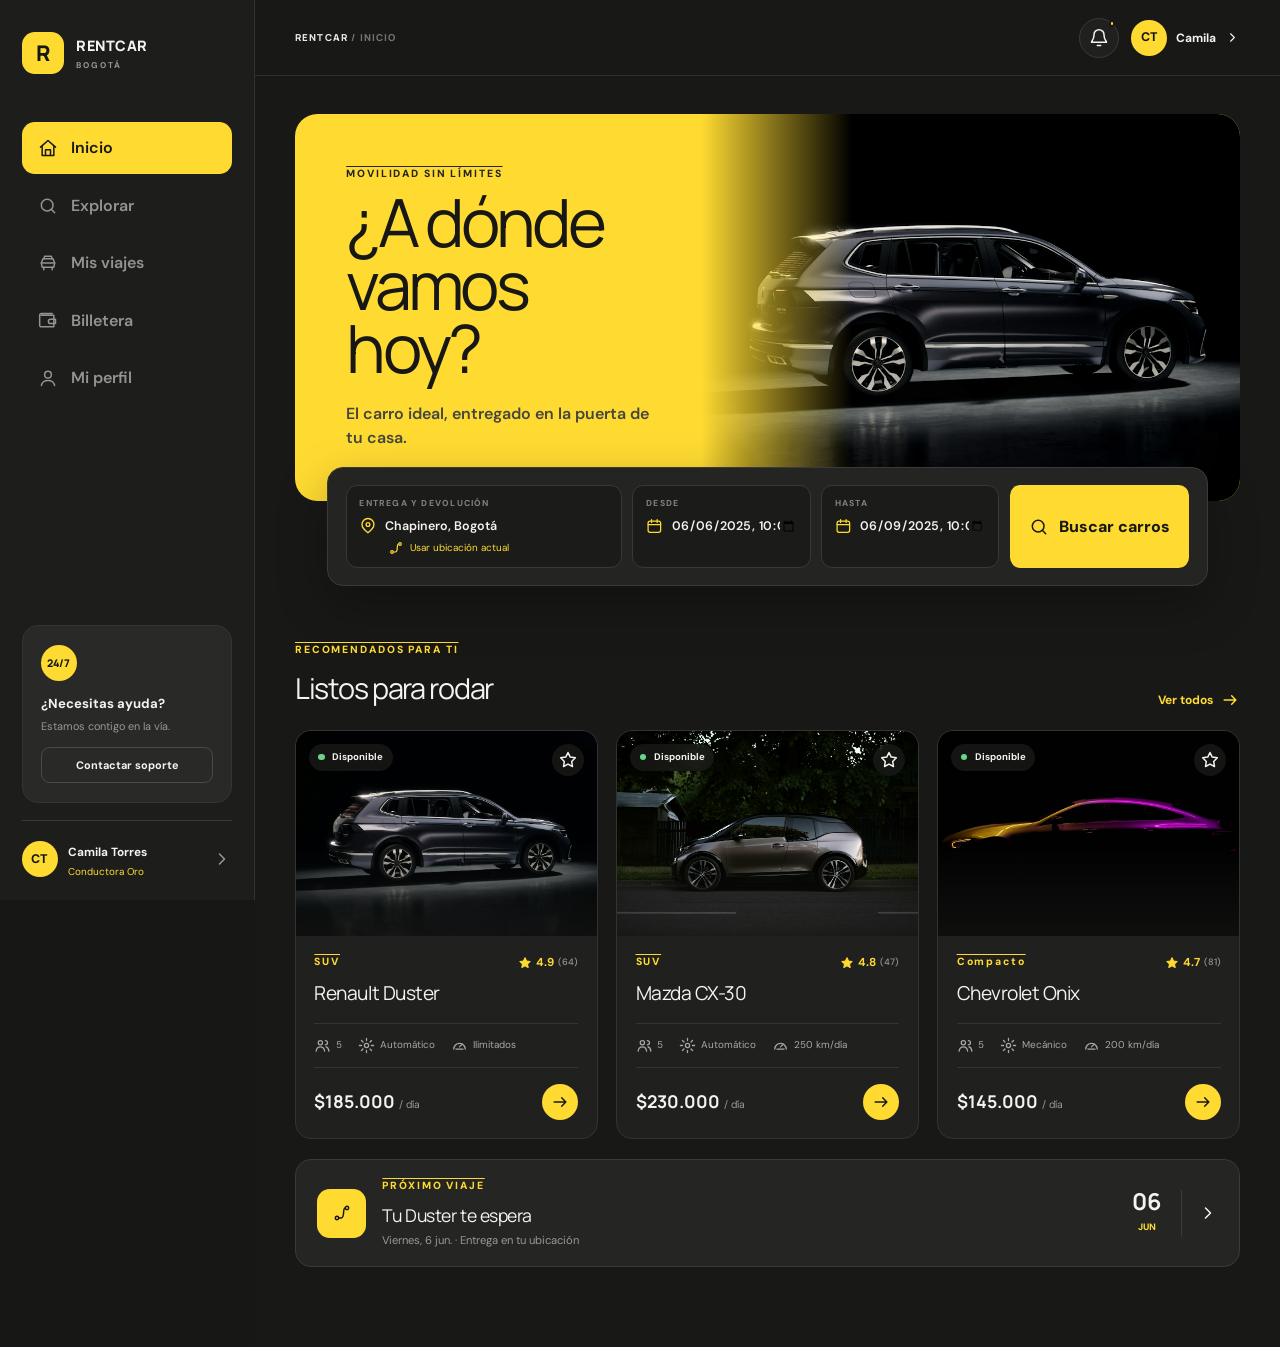
<file: index copy.html>
<!DOCTYPE html>
<html lang="es">
<head>
  <meta charset="UTF-8">
  <meta name="viewport" content="width=device-width, initial-scale=1.0">
  <title>RENTCAR · Inicio</title>
  <meta name="description" content="Alquiler de carros en Bogotá con entrega a domicilio.">
  <link rel="stylesheet" href="css/styles.css">
</head>
<body>
<div class="app">
  <aside class="sidebar">
    <div class="brand"><span>R</span><div>RENTCAR<small>BOGOTÁ</small></div></div>
    <nav>
      <a href="index.html" class="active"><svg width="20" height="20" viewBox="0 0 24 24" fill="none" stroke="currentColor" stroke-width="1.8" stroke-linecap="round" stroke-linejoin="round" aria-hidden="true"><path d="m3 11 9-8 9 8"></path><path d="M5 10v11h14V10M9 21v-7h6v7"></path></svg><span>Inicio</span></a>
      <a href="explorar.html"><svg width="20" height="20" viewBox="0 0 24 24" fill="none" stroke="currentColor" stroke-width="1.8" stroke-linecap="round" stroke-linejoin="round" aria-hidden="true"><circle cx="11" cy="11" r="7"></circle><path d="m20 20-4-4"></path></svg><span>Explorar</span></a>
      <a href="viajes.html"><svg width="20" height="20" viewBox="0 0 24 24" fill="none" stroke="currentColor" stroke-width="1.8" stroke-linecap="round" stroke-linejoin="round" aria-hidden="true"><path d="M5 17h14l1-5-2-5H6l-2 5 1 5Z"></path><path d="M7 7l1-3h8l1 3M7 17v3M17 17v3M4 12h16"></path></svg><span>Mis viajes</span></a>
      <a href="billetera.html"><svg width="20" height="20" viewBox="0 0 24 24" fill="none" stroke="currentColor" stroke-width="1.8" stroke-linecap="round" stroke-linejoin="round" aria-hidden="true"><path d="M4 5h15v14H4a2 2 0 0 1-2-2V5a2 2 0 0 1 2-2h13"></path><path d="M15 10h6v5h-6a2.5 2.5 0 0 1 0-5Z"></path></svg><span>Billetera</span></a>
      <a href="perfil.html"><svg width="20" height="20" viewBox="0 0 24 24" fill="none" stroke="currentColor" stroke-width="1.8" stroke-linecap="round" stroke-linejoin="round" aria-hidden="true"><circle cx="12" cy="8" r="4"></circle><path d="M4 21c.8-4 3.5-6 8-6s7.2 2 8 6"></path></svg><span>Mi perfil</span></a>
    </nav>
    <div class="sidebar-help">
      <span>24/7</span>
      <b>¿Necesitas ayuda?</b>
      <small>Estamos contigo en la vía.</small>
      <button type="button">Contactar soporte</button>
    </div>
    <a class="side-profile" href="perfil.html">
      <div class="avatar">CT</div>
      <div><b>Camila Torres</b><small>Conductora Oro</small></div>
      <span class="chev"><svg width="20" height="20" viewBox="0 0 24 24" fill="none" stroke="currentColor" stroke-width="1.8" stroke-linecap="round" stroke-linejoin="round"><path d="m9 18 6-6-6-6"></path></svg></span>
    </a>
  </aside>

  <main class="main">
    <header class="topbar">
      <div class="mobile-brand"><div class="brand"><span>R</span><div>RENTCAR<small>BOGOTÁ</small></div></div></div>
      <div class="crumb">RENTCAR <span>/ INICIO</span></div>
      <div class="top-actions">
        <button class="icon-button" type="button" aria-label="Notificaciones"><svg width="20" height="20" viewBox="0 0 24 24" fill="none" stroke="currentColor" stroke-width="1.8" stroke-linecap="round" stroke-linejoin="round" aria-hidden="true"><path d="M18 8a6 6 0 0 0-12 0c0 7-3 7-3 9h18c0-2-3-2-3-9"></path><path d="M10 21h4"></path></svg><i></i></button>
        <a class="mini-profile" href="perfil.html"><span class="avatar">CT</span><b>Camila</b><svg width="15" height="15" viewBox="0 0 24 24" fill="none" stroke="currentColor" stroke-width="1.8" stroke-linecap="round" stroke-linejoin="round"><path d="m9 18 6-6-6-6"></path></svg></a>
      </div>
    </header>

    <div class="content">
      <section class="hero">
        <div class="hero-copy">
          <span class="overline dark-text">MOVILIDAD SIN LÍMITES</span>
          <h1>¿A dónde<br>vamos hoy?</h1>
          <p>El carro ideal, entregado en la puerta de tu casa.</p>
        </div>
        <div class="hero-art">
          <span>BOG</span>
          <img alt="Renault Duster disponible" src="assets/img/renault-duster.jpg">
        </div>
      </section>

      <div class="search-panel">
        <div class="location-field">
          <span class="field-label">ENTREGA Y DEVOLUCIÓN</span>
          <div>
            <svg width="20" height="20" viewBox="0 0 24 24" fill="none" stroke="currentColor" stroke-width="1.8" stroke-linecap="round" stroke-linejoin="round" aria-hidden="true"><path d="M20 10c0 5-8 11-8 11S4 15 4 10a8 8 0 1 1 16 0Z"></path><circle cx="12" cy="10" r="2.5"></circle></svg>
            <input value="Chapinero, Bogotá">
          </div>
          <button class="location-button" type="button"><svg width="16" height="16" viewBox="0 0 24 24" fill="none" stroke="currentColor" stroke-width="1.8" stroke-linecap="round" stroke-linejoin="round" aria-hidden="true"><circle cx="6" cy="18" r="2"></circle><circle cx="18" cy="6" r="2"></circle><path d="M8 18h3c5 0 1-12 5-12"></path></svg> Usar ubicación actual</button>
        </div>
        <label>
          <span class="field-label">DESDE</span>
          <div class="date-field">
            <svg width="20" height="20" viewBox="0 0 24 24" fill="none" stroke="currentColor" stroke-width="1.8" stroke-linecap="round" stroke-linejoin="round" aria-hidden="true"><rect x="3" y="5" width="18" height="16" rx="3"></rect><path d="M8 3v4M16 3v4M3 10h18"></path></svg>
            <input type="datetime-local" value="2025-06-06T10:00">
          </div>
        </label>
        <label>
          <span class="field-label">HASTA</span>
          <div class="date-field">
            <svg width="20" height="20" viewBox="0 0 24 24" fill="none" stroke="currentColor" stroke-width="1.8" stroke-linecap="round" stroke-linejoin="round" aria-hidden="true"><rect x="3" y="5" width="18" height="16" rx="3"></rect><path d="M8 3v4M16 3v4M3 10h18"></path></svg>
            <input type="datetime-local" value="2025-06-09T10:00">
          </div>
        </label>
        <a class="primary search-button" href="explorar.html"><svg width="20" height="20" viewBox="0 0 24 24" fill="none" stroke="currentColor" stroke-width="1.8" stroke-linecap="round" stroke-linejoin="round" aria-hidden="true"><circle cx="11" cy="11" r="7"></circle><path d="m20 20-4-4"></path></svg> Buscar carros</a>
      </div>

      <section class="section-head">
        <div>
          <span class="overline">RECOMENDADOS PARA TI</span>
          <h2>Listos para rodar</h2>
        </div>
        <a class="text-button" href="explorar.html">Ver todos <svg width="20" height="20" viewBox="0 0 24 24" fill="none" stroke="currentColor" stroke-width="1.8" stroke-linecap="round" stroke-linejoin="round" aria-hidden="true"><path d="m5 12 14 0m-5-5 5 5-5 5"></path></svg></a>
      </section>

      <div class="car-grid home-cars">
        <article class="car-card" data-car="duster" data-type="SUV" data-brand="Renault" data-color="Gris">
          <div class="car-image">
            <img alt="Renault Duster" src="assets/img/renault-duster.jpg">
            <span class="available"><i></i> Disponible</span>
            <button class="favorite" type="button" aria-label="Guardar"><svg width="20" height="20" viewBox="0 0 24 24" fill="none" stroke="currentColor" stroke-width="1.8" stroke-linecap="round" stroke-linejoin="round" aria-hidden="true"><path d="m12 3 2.7 5.5 6.1.9-4.4 4.3 1 6.1-5.4-2.9-5.4 2.9 1-6.1-4.4-4.3 6.1-.9Z"></path></svg></button>
          </div>
          <div class="car-content">
            <div class="car-title">
              <div><span class="overline">SUV</span><h3>Renault Duster</h3></div>
              <div class="rating"><svg width="14" height="14" viewBox="0 0 24 24" fill="currentColor" stroke="currentColor" stroke-width="1.8" stroke-linecap="round" stroke-linejoin="round" aria-hidden="true"><path d="m12 3 2.7 5.5 6.1.9-4.4 4.3 1 6.1-5.4-2.9-5.4 2.9 1-6.1-4.4-4.3 6.1-.9Z"></path></svg>4.9<small>(64)</small></div>
            </div>
            <div class="spec-row">
              <span><svg width="17" height="17" viewBox="0 0 24 24" fill="none" stroke="currentColor" stroke-width="1.8" stroke-linecap="round" stroke-linejoin="round" aria-hidden="true"><circle cx="9" cy="8" r="3"></circle><path d="M3 20c.5-4 2.5-6 6-6s5.5 2 6 6M16 5c2 0 3 1.5 3 3s-1 3-3 3M17 14c2.5.5 3.7 2.5 4 6"></path></svg>5</span>
              <span><svg width="17" height="17" viewBox="0 0 24 24" fill="none" stroke="currentColor" stroke-width="1.8" stroke-linecap="round" stroke-linejoin="round" aria-hidden="true"><circle cx="12" cy="12" r="3"></circle><path d="M12 2v3M12 19v3M4.9 4.9 7 7M17 17l2.1 2.1M2 12h3M19 12h3M4.9 19.1 7 17M17 7l2.1-2.1"></path></svg>Automático</span>
              <span><svg width="17" height="17" viewBox="0 0 24 24" fill="none" stroke="currentColor" stroke-width="1.8" stroke-linecap="round" stroke-linejoin="round" aria-hidden="true"><path d="M4 17a8 8 0 1 1 16 0"></path><path d="m12 14 4-4M7 17h10"></path></svg>Ilimitados</span>
            </div>
            <div class="car-footer">
              <div><strong>$185.000</strong><span>/ día</span></div>
              <button class="circle-button" type="button" aria-label="Ver vehículo"><svg width="20" height="20" viewBox="0 0 24 24" fill="none" stroke="currentColor" stroke-width="1.8" stroke-linecap="round" stroke-linejoin="round" aria-hidden="true"><path d="m5 12 14 0m-5-5 5 5-5 5"></path></svg></button>
            </div>
          </div>
        </article>

        <article class="car-card" data-car="cx30" data-type="SUV" data-brand="Mazda" data-color="Plata">
          <div class="car-image">
            <img alt="Mazda CX-30" src="assets/img/mazda-cx30.jpg">
            <span class="available"><i></i> Disponible</span>
            <button class="favorite" type="button" aria-label="Guardar"><svg width="20" height="20" viewBox="0 0 24 24" fill="none" stroke="currentColor" stroke-width="1.8" stroke-linecap="round" stroke-linejoin="round" aria-hidden="true"><path d="m12 3 2.7 5.5 6.1.9-4.4 4.3 1 6.1-5.4-2.9-5.4 2.9 1-6.1-4.4-4.3 6.1-.9Z"></path></svg></button>
          </div>
          <div class="car-content">
            <div class="car-title">
              <div><span class="overline">SUV</span><h3>Mazda CX-30</h3></div>
              <div class="rating"><svg width="14" height="14" viewBox="0 0 24 24" fill="currentColor" stroke="currentColor" stroke-width="1.8" stroke-linecap="round" stroke-linejoin="round" aria-hidden="true"><path d="m12 3 2.7 5.5 6.1.9-4.4 4.3 1 6.1-5.4-2.9-5.4 2.9 1-6.1-4.4-4.3 6.1-.9Z"></path></svg>4.8<small>(47)</small></div>
            </div>
            <div class="spec-row">
              <span><svg width="17" height="17" viewBox="0 0 24 24" fill="none" stroke="currentColor" stroke-width="1.8" stroke-linecap="round" stroke-linejoin="round" aria-hidden="true"><circle cx="9" cy="8" r="3"></circle><path d="M3 20c.5-4 2.5-6 6-6s5.5 2 6 6M16 5c2 0 3 1.5 3 3s-1 3-3 3M17 14c2.5.5 3.7 2.5 4 6"></path></svg>5</span>
              <span><svg width="17" height="17" viewBox="0 0 24 24" fill="none" stroke="currentColor" stroke-width="1.8" stroke-linecap="round" stroke-linejoin="round" aria-hidden="true"><circle cx="12" cy="12" r="3"></circle><path d="M12 2v3M12 19v3M4.9 4.9 7 7M17 17l2.1 2.1M2 12h3M19 12h3M4.9 19.1 7 17M17 7l2.1-2.1"></path></svg>Automático</span>
              <span><svg width="17" height="17" viewBox="0 0 24 24" fill="none" stroke="currentColor" stroke-width="1.8" stroke-linecap="round" stroke-linejoin="round" aria-hidden="true"><path d="M4 17a8 8 0 1 1 16 0"></path><path d="m12 14 4-4M7 17h10"></path></svg>250 km/día</span>
            </div>
            <div class="car-footer">
              <div><strong>$230.000</strong><span>/ día</span></div>
              <button class="circle-button" type="button" aria-label="Ver vehículo"><svg width="20" height="20" viewBox="0 0 24 24" fill="none" stroke="currentColor" stroke-width="1.8" stroke-linecap="round" stroke-linejoin="round" aria-hidden="true"><path d="m5 12 14 0m-5-5 5 5-5 5"></path></svg></button>
            </div>
          </div>
        </article>

        <article class="car-card" data-car="onix" data-type="Compacto" data-brand="Chevrolet" data-color="Negro">
          <div class="car-image">
            <img alt="Chevrolet Onix" src="assets/img/chevrolet-onix.jpg">
            <span class="available"><i></i> Disponible</span>
            <button class="favorite" type="button" aria-label="Guardar"><svg width="20" height="20" viewBox="0 0 24 24" fill="none" stroke="currentColor" stroke-width="1.8" stroke-linecap="round" stroke-linejoin="round" aria-hidden="true"><path d="m12 3 2.7 5.5 6.1.9-4.4 4.3 1 6.1-5.4-2.9-5.4 2.9 1-6.1-4.4-4.3 6.1-.9Z"></path></svg></button>
          </div>
          <div class="car-content">
            <div class="car-title">
              <div><span class="overline">Compacto</span><h3>Chevrolet Onix</h3></div>
              <div class="rating"><svg width="14" height="14" viewBox="0 0 24 24" fill="currentColor" stroke="currentColor" stroke-width="1.8" stroke-linecap="round" stroke-linejoin="round" aria-hidden="true"><path d="m12 3 2.7 5.5 6.1.9-4.4 4.3 1 6.1-5.4-2.9-5.4 2.9 1-6.1-4.4-4.3 6.1-.9Z"></path></svg>4.7<small>(81)</small></div>
            </div>
            <div class="spec-row">
              <span><svg width="17" height="17" viewBox="0 0 24 24" fill="none" stroke="currentColor" stroke-width="1.8" stroke-linecap="round" stroke-linejoin="round" aria-hidden="true"><circle cx="9" cy="8" r="3"></circle><path d="M3 20c.5-4 2.5-6 6-6s5.5 2 6 6M16 5c2 0 3 1.5 3 3s-1 3-3 3M17 14c2.5.5 3.7 2.5 4 6"></path></svg>5</span>
              <span><svg width="17" height="17" viewBox="0 0 24 24" fill="none" stroke="currentColor" stroke-width="1.8" stroke-linecap="round" stroke-linejoin="round" aria-hidden="true"><circle cx="12" cy="12" r="3"></circle><path d="M12 2v3M12 19v3M4.9 4.9 7 7M17 17l2.1 2.1M2 12h3M19 12h3M4.9 19.1 7 17M17 7l2.1-2.1"></path></svg>Mecánico</span>
              <span><svg width="17" height="17" viewBox="0 0 24 24" fill="none" stroke="currentColor" stroke-width="1.8" stroke-linecap="round" stroke-linejoin="round" aria-hidden="true"><path d="M4 17a8 8 0 1 1 16 0"></path><path d="m12 14 4-4M7 17h10"></path></svg>200 km/día</span>
            </div>
            <div class="car-footer">
              <div><strong>$145.000</strong><span>/ día</span></div>
              <button class="circle-button" type="button" aria-label="Ver vehículo"><svg width="20" height="20" viewBox="0 0 24 24" fill="none" stroke="currentColor" stroke-width="1.8" stroke-linecap="round" stroke-linejoin="round" aria-hidden="true"><path d="m5 12 14 0m-5-5 5 5-5 5"></path></svg></button>
            </div>
          </div>
        </article>
      </div>

      <a class="active-trip" href="viajes.html">
        <div class="trip-icon"><svg width="20" height="20" viewBox="0 0 24 24" fill="none" stroke="currentColor" stroke-width="1.8" stroke-linecap="round" stroke-linejoin="round" aria-hidden="true"><circle cx="6" cy="18" r="2"></circle><circle cx="18" cy="6" r="2"></circle><path d="M8 18h3c5 0 1-12 5-12"></path></svg></div>
        <div>
          <span class="overline">PRÓXIMO VIAJE</span>
          <h3>Tu Duster te espera</h3>
          <p>Viernes, 6 jun. · Entrega en tu ubicación</p>
        </div>
        <div class="trip-date"><strong>06</strong><span>JUN</span></div>
        <svg width="20" height="20" viewBox="0 0 24 24" fill="none" stroke="currentColor" stroke-width="1.8" stroke-linecap="round" stroke-linejoin="round" aria-hidden="true"><path d="m9 18 6-6-6-6"></path></svg>
      </a>
    </div>
  </main>

  <nav class="mobile-nav">
    <a href="index.html" class="active"><svg width="20" height="20" viewBox="0 0 24 24" fill="none" stroke="currentColor" stroke-width="1.8" stroke-linecap="round" stroke-linejoin="round" aria-hidden="true"><path d="m3 11 9-8 9 8"></path><path d="M5 10v11h14V10M9 21v-7h6v7"></path></svg><small>Inicio</small></a>
    <a href="explorar.html"><svg width="20" height="20" viewBox="0 0 24 24" fill="none" stroke="currentColor" stroke-width="1.8" stroke-linecap="round" stroke-linejoin="round" aria-hidden="true"><circle cx="11" cy="11" r="7"></circle><path d="m20 20-4-4"></path></svg><small>Explorar</small></a>
    <a href="viajes.html"><svg width="20" height="20" viewBox="0 0 24 24" fill="none" stroke="currentColor" stroke-width="1.8" stroke-linecap="round" stroke-linejoin="round" aria-hidden="true"><path d="M5 17h14l1-5-2-5H6l-2 5 1 5Z"></path><path d="M7 7l1-3h8l1 3M7 17v3M17 17v3M4 12h16"></path></svg><small>Mis viajes</small></a>
    <a href="billetera.html"><svg width="20" height="20" viewBox="0 0 24 24" fill="none" stroke="currentColor" stroke-width="1.8" stroke-linecap="round" stroke-linejoin="round" aria-hidden="true"><path d="M4 5h15v14H4a2 2 0 0 1-2-2V5a2 2 0 0 1 2-2h13"></path><path d="M15 10h6v5h-6a2.5 2.5 0 0 1 0-5Z"></path></svg><small>Billetera</small></a>
    <a href="perfil.html"><svg width="20" height="20" viewBox="0 0 24 24" fill="none" stroke="currentColor" stroke-width="1.8" stroke-linecap="round" stroke-linejoin="round" aria-hidden="true"><circle cx="12" cy="8" r="4"></circle><path d="M4 21c.8-4 3.5-6 8-6s7.2 2 8 6"></path></svg><small>Mi perfil</small></a>
  </nav>
</div>

<div id="modal-root"></div>
<div id="toast-root"></div>
<script src="js/main.js"></script>
</body>
</html>
</file>
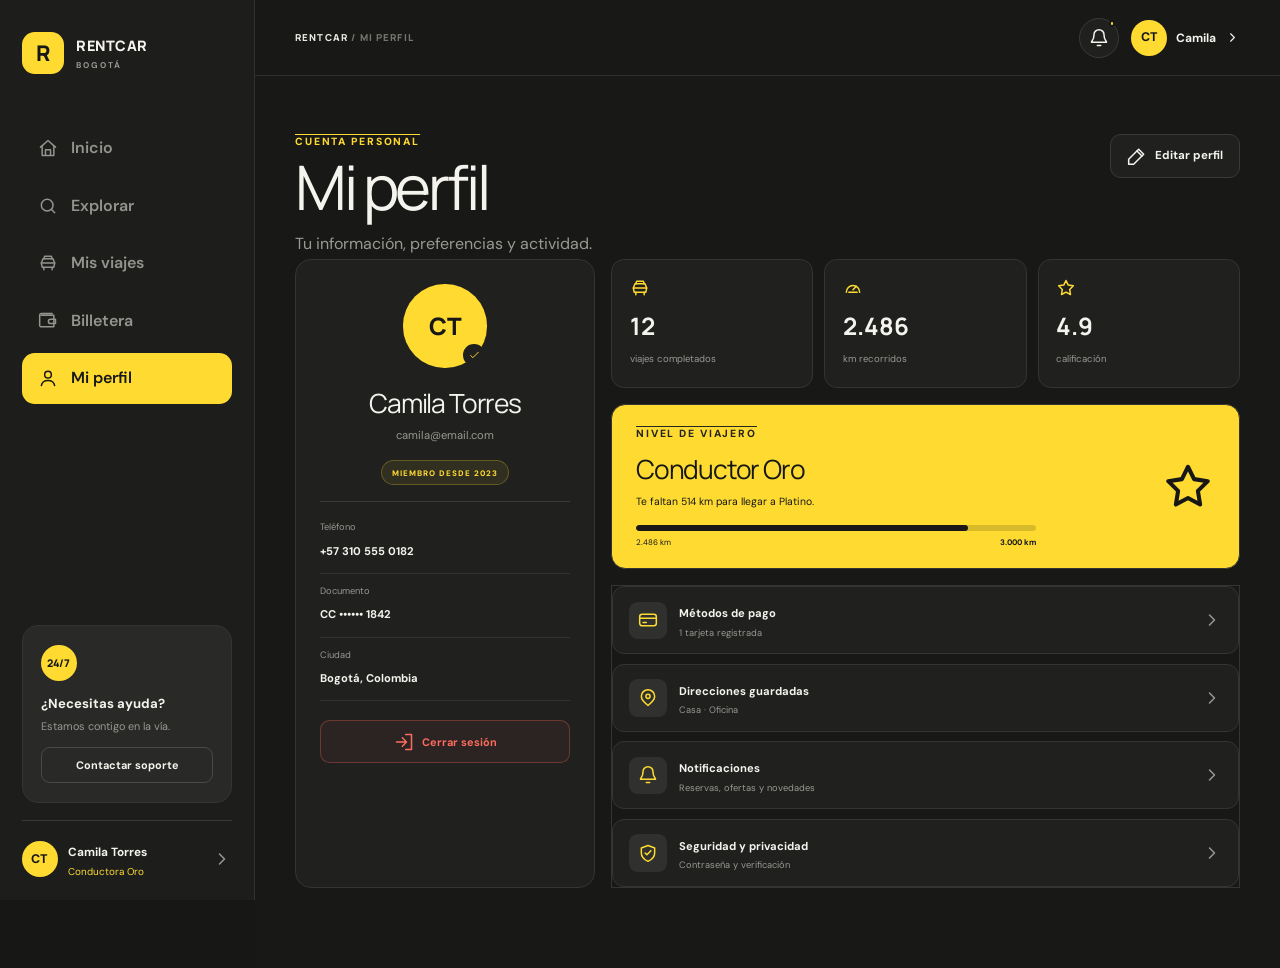
<file: perfil.html>
<!DOCTYPE html>
<html lang="es">
<head>
  <meta charset="UTF-8">
  <meta name="viewport" content="width=device-width, initial-scale=1.0">
  <title>RENTCAR · Mi perfil</title>
  <meta name="description" content="Tu información, preferencias y actividad.">
  <link rel="stylesheet" href="css/styles.css">
</head>
<body>
<div class="app">
  <aside class="sidebar">
    <div class="brand"><span>R</span><div>RENTCAR<small>BOGOTÁ</small></div></div>
    <nav>
      <a href="dashboard.html"><svg width="20" height="20" viewBox="0 0 24 24" fill="none" stroke="currentColor" stroke-width="1.8" stroke-linecap="round" stroke-linejoin="round" aria-hidden="true"><path d="m3 11 9-8 9 8"></path><path d="M5 10v11h14V10M9 21v-7h6v7"></path></svg><span>Inicio</span></a>
      <a href="explorar.html"><svg width="20" height="20" viewBox="0 0 24 24" fill="none" stroke="currentColor" stroke-width="1.8" stroke-linecap="round" stroke-linejoin="round" aria-hidden="true"><circle cx="11" cy="11" r="7"></circle><path d="m20 20-4-4"></path></svg><span>Explorar</span></a>
      <a href="viajes.html"><svg width="20" height="20" viewBox="0 0 24 24" fill="none" stroke="currentColor" stroke-width="1.8" stroke-linecap="round" stroke-linejoin="round" aria-hidden="true"><path d="M5 17h14l1-5-2-5H6l-2 5 1 5Z"></path><path d="M7 7l1-3h8l1 3M7 17v3M17 17v3M4 12h16"></path></svg><span>Mis viajes</span></a>
      <a href="billetera.html"><svg width="20" height="20" viewBox="0 0 24 24" fill="none" stroke="currentColor" stroke-width="1.8" stroke-linecap="round" stroke-linejoin="round" aria-hidden="true"><path d="M4 5h15v14H4a2 2 0 0 1-2-2V5a2 2 0 0 1 2-2h13"></path><path d="M15 10h6v5h-6a2.5 2.5 0 0 1 0-5Z"></path></svg><span>Billetera</span></a>
      <a href="perfil.html" class="active"><svg width="20" height="20" viewBox="0 0 24 24" fill="none" stroke="currentColor" stroke-width="1.8" stroke-linecap="round" stroke-linejoin="round" aria-hidden="true"><circle cx="12" cy="8" r="4"></circle><path d="M4 21c.8-4 3.5-6 8-6s7.2 2 8 6"></path></svg><span>Mi perfil</span></a>
    </nav>
    <div class="sidebar-help">
      <span>24/7</span>
      <b>¿Necesitas ayuda?</b>
      <small>Estamos contigo en la vía.</small>
      <button type="button">Contactar soporte</button>
    </div>
    <a class="side-profile" href="perfil.html">
      <div class="avatar">CT</div>
      <div><b>Camila Torres</b><small>Conductora Oro</small></div>
      <span class="chev"><svg width="20" height="20" viewBox="0 0 24 24" fill="none" stroke="currentColor" stroke-width="1.8" stroke-linecap="round" stroke-linejoin="round"><path d="m9 18 6-6-6-6"></path></svg></span>
    </a>
  </aside>

  <main class="main">
    <header class="topbar">
      <div class="mobile-brand"><div class="brand"><span>R</span><div>RENTCAR<small>BOGOTÁ</small></div></div></div>
      <div class="crumb">RENTCAR <span>/ MI PERFIL</span></div>
      <div class="top-actions">
        <button class="icon-button" type="button" aria-label="Notificaciones"><svg width="20" height="20" viewBox="0 0 24 24" fill="none" stroke="currentColor" stroke-width="1.8" stroke-linecap="round" stroke-linejoin="round" aria-hidden="true"><path d="M18 8a6 6 0 0 0-12 0c0 7-3 7-3 9h18c0-2-3-2-3-9"></path><path d="M10 21h4"></path></svg><i></i></button>
        <a class="mini-profile" href="perfil.html"><span class="avatar">CT</span><b>Camila</b><svg width="15" height="15" viewBox="0 0 24 24" fill="none" stroke="currentColor" stroke-width="1.8" stroke-linecap="round" stroke-linejoin="round"><path d="m9 18 6-6-6-6"></path></svg></a>
      </div>
    </header>

    <div class="content">
      <header class="page-header">
        <div>
          <span class="overline">CUENTA PERSONAL</span>
          <h1>Mi perfil</h1>
          <p>Tu información, preferencias y actividad.</p>
        </div>
        <button class="outline-button" type="button" id="edit-profile"><svg width="20" height="20" viewBox="0 0 24 24" fill="none" stroke="currentColor" stroke-width="1.8" stroke-linecap="round" stroke-linejoin="round" aria-hidden="true"><path d="m14 4 6 6L8 22H2v-6Z"></path><path d="m12 6 6 6"></path></svg> Editar perfil</button>
      </header>

      <div class="profile-layout">
        <section class="profile-card">
          <div class="large-avatar">CT<span><svg width="13" height="13" viewBox="0 0 24 24" fill="none" stroke="currentColor" stroke-width="1.8" stroke-linecap="round" stroke-linejoin="round" aria-hidden="true"><path d="m5 12 4 4L19 6"></path></svg></span></div>
          <h2>Camila Torres</h2>
          <p>camila@email.com</p>
          <span class="member">MIEMBRO DESDE 2023</span>
          <div class="profile-details">
            <div><span>Teléfono</span><b>+57 310 555 0182</b></div>
            <div><span>Documento</span><b>CC •••••• 1842</b></div>
            <div><span>Ciudad</span><b>Bogotá, Colombia</b></div>
          </div>
          <a class="logout-button" href="login.html"><svg width="20" height="20" viewBox="0 0 24 24" fill="none" stroke="currentColor" stroke-width="1.8" stroke-linecap="round" stroke-linejoin="round" aria-hidden="true"><path d="M10 17l5-5-5-5M15 12H3"></path><path d="M14 3h7v18h-7"></path></svg> Cerrar sesión</a>
        </section>

        <section class="profile-main">
          <div class="stat-grid">
            <article>
              <svg width="20" height="20" viewBox="0 0 24 24" fill="none" stroke="currentColor" stroke-width="1.8" stroke-linecap="round" stroke-linejoin="round" aria-hidden="true"><path d="M5 17h14l1-5-2-5H6l-2 5 1 5Z"></path><path d="M7 7l1-3h8l1 3M7 17v3M17 17v3M4 12h16"></path></svg>
              <strong>12</strong><span>viajes completados</span>
            </article>
            <article>
              <svg width="20" height="20" viewBox="0 0 24 24" fill="none" stroke="currentColor" stroke-width="1.8" stroke-linecap="round" stroke-linejoin="round" aria-hidden="true"><path d="M4 17a8 8 0 1 1 16 0"></path><path d="m12 14 4-4M7 17h10"></path></svg>
              <strong>2.486</strong><span>km recorridos</span>
            </article>
            <article>
              <svg width="20" height="20" viewBox="0 0 24 24" fill="none" stroke="currentColor" stroke-width="1.8" stroke-linecap="round" stroke-linejoin="round" aria-hidden="true"><path d="m12 3 2.7 5.5 6.1.9-4.4 4.3 1 6.1-5.4-2.9-5.4 2.9 1-6.1-4.4-4.3 6.1-.9Z"></path></svg>
              <strong>4.9</strong><span>calificación</span>
            </article>
          </div>

          <article class="level-card">
            <div>
              <span class="overline dark-text">NIVEL DE VIAJERO</span>
              <h2>Conductor Oro</h2>
              <p>Te faltan 514 km para llegar a Platino.</p>
              <div class="level-progress"><span></span></div>
              <small>2.486 km <b>3.000 km</b></small>
            </div>
            <svg width="54" height="54" viewBox="0 0 24 24" fill="none" stroke="currentColor" stroke-width="1.8" stroke-linecap="round" stroke-linejoin="round" aria-hidden="true"><path d="m12 3 2.7 5.5 6.1.9-4.4 4.3 1 6.1-5.4-2.9-5.4 2.9 1-6.1-4.4-4.3 6.1-.9Z"></path></svg>
          </article>

          <div class="settings-list">
            <a href="billetera.html">
              <span><svg width="20" height="20" viewBox="0 0 24 24" fill="none" stroke="currentColor" stroke-width="1.8" stroke-linecap="round" stroke-linejoin="round" aria-hidden="true"><rect x="2" y="5" width="20" height="14" rx="3"></rect><path d="M2 10h20M6 15h4"></path></svg></span>
              <div><b>Métodos de pago</b><small>1 tarjeta registrada</small></div>
              <svg width="20" height="20" viewBox="0 0 24 24" fill="none" stroke="currentColor" stroke-width="1.8" stroke-linecap="round" stroke-linejoin="round" aria-hidden="true"><path d="m9 18 6-6-6-6"></path></svg>
            </a>
            <button type="button">
              <span><svg width="20" height="20" viewBox="0 0 24 24" fill="none" stroke="currentColor" stroke-width="1.8" stroke-linecap="round" stroke-linejoin="round" aria-hidden="true"><path d="M20 10c0 5-8 11-8 11S4 15 4 10a8 8 0 1 1 16 0Z"></path><circle cx="12" cy="10" r="2.5"></circle></svg></span>
              <div><b>Direcciones guardadas</b><small>Casa · Oficina</small></div>
              <svg width="20" height="20" viewBox="0 0 24 24" fill="none" stroke="currentColor" stroke-width="1.8" stroke-linecap="round" stroke-linejoin="round" aria-hidden="true"><path d="m9 18 6-6-6-6"></path></svg>
            </button>
            <button type="button">
              <span><svg width="20" height="20" viewBox="0 0 24 24" fill="none" stroke="currentColor" stroke-width="1.8" stroke-linecap="round" stroke-linejoin="round" aria-hidden="true"><path d="M18 8a6 6 0 0 0-12 0c0 7-3 7-3 9h18c0-2-3-2-3-9"></path><path d="M10 21h4"></path></svg></span>
              <div><b>Notificaciones</b><small>Reservas, ofertas y novedades</small></div>
              <svg width="20" height="20" viewBox="0 0 24 24" fill="none" stroke="currentColor" stroke-width="1.8" stroke-linecap="round" stroke-linejoin="round" aria-hidden="true"><path d="m9 18 6-6-6-6"></path></svg>
            </button>
            <button type="button">
              <span><svg width="20" height="20" viewBox="0 0 24 24" fill="none" stroke="currentColor" stroke-width="1.8" stroke-linecap="round" stroke-linejoin="round" aria-hidden="true"><path d="M12 3 4 6v6c0 5 3.5 8 8 10 4.5-2 8-5 8-10V6Z"></path><path d="m8.5 12 2.2 2.2 4.8-5"></path></svg></span>
              <div><b>Seguridad y privacidad</b><small>Contraseña y verificación</small></div>
              <svg width="20" height="20" viewBox="0 0 24 24" fill="none" stroke="currentColor" stroke-width="1.8" stroke-linecap="round" stroke-linejoin="round" aria-hidden="true"><path d="m9 18 6-6-6-6"></path></svg>
            </button>
          </div>
        </section>
      </div>
    </div>
  </main>

  <nav class="mobile-nav">
    <a href="dashboard.html"><svg width="20" height="20" viewBox="0 0 24 24" fill="none" stroke="currentColor" stroke-width="1.8" stroke-linecap="round" stroke-linejoin="round" aria-hidden="true"><path d="m3 11 9-8 9 8"></path><path d="M5 10v11h14V10M9 21v-7h6v7"></path></svg><small>Inicio</small></a>
    <a href="explorar.html"><svg width="20" height="20" viewBox="0 0 24 24" fill="none" stroke="currentColor" stroke-width="1.8" stroke-linecap="round" stroke-linejoin="round" aria-hidden="true"><circle cx="11" cy="11" r="7"></circle><path d="m20 20-4-4"></path></svg><small>Explorar</small></a>
    <a href="viajes.html"><svg width="20" height="20" viewBox="0 0 24 24" fill="none" stroke="currentColor" stroke-width="1.8" stroke-linecap="round" stroke-linejoin="round" aria-hidden="true"><path d="M5 17h14l1-5-2-5H6l-2 5 1 5Z"></path><path d="M7 7l1-3h8l1 3M7 17v3M17 17v3M4 12h16"></path></svg><small>Mis viajes</small></a>
    <a href="billetera.html"><svg width="20" height="20" viewBox="0 0 24 24" fill="none" stroke="currentColor" stroke-width="1.8" stroke-linecap="round" stroke-linejoin="round" aria-hidden="true"><path d="M4 5h15v14H4a2 2 0 0 1-2-2V5a2 2 0 0 1 2-2h13"></path><path d="M15 10h6v5h-6a2.5 2.5 0 0 1 0-5Z"></path></svg><small>Billetera</small></a>
    <a href="perfil.html" class="active"><svg width="20" height="20" viewBox="0 0 24 24" fill="none" stroke="currentColor" stroke-width="1.8" stroke-linecap="round" stroke-linejoin="round" aria-hidden="true"><circle cx="12" cy="8" r="4"></circle><path d="M4 21c.8-4 3.5-6 8-6s7.2 2 8 6"></path></svg><small>Mi perfil</small></a>
  </nav>
</div>

<div id="toast-root"></div>
<script src="js/main.js"></script>
</body>
</html>
</file>
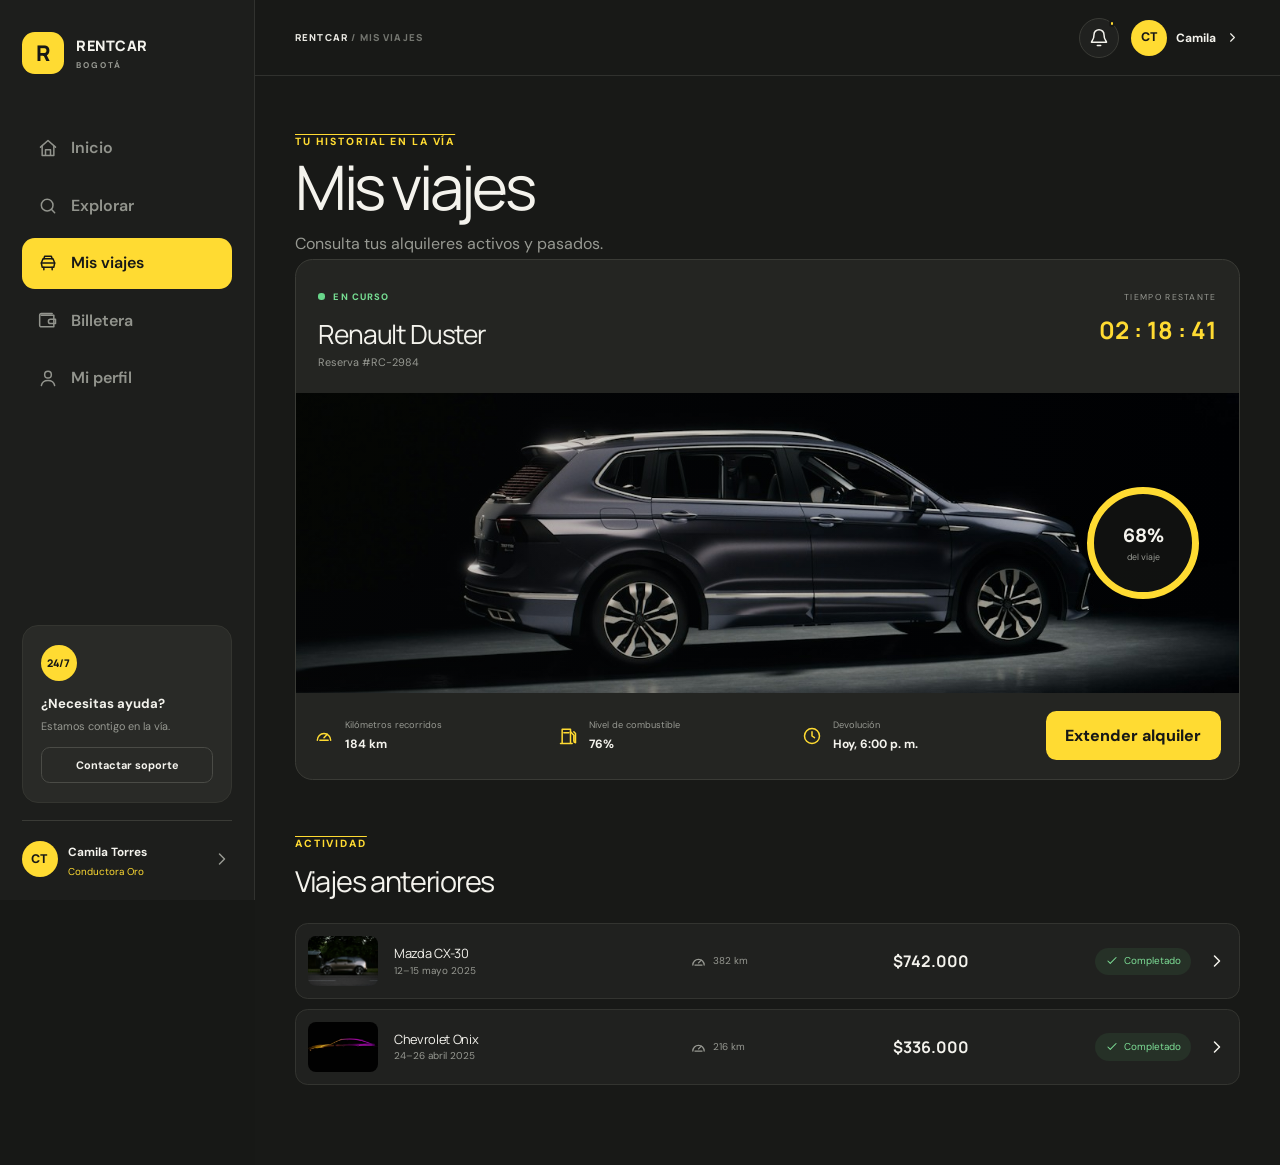
<file: viajes.html>
<!DOCTYPE html>
<html lang="es">
<head>
  <meta charset="UTF-8">
  <meta name="viewport" content="width=device-width, initial-scale=1.0">
  <title>RENTCAR · Mis viajes</title>
  <meta name="description" content="Consulta tus alquileres activos y pasados.">
  <link rel="stylesheet" href="css/styles.css">
</head>
<body>
<div class="app">
  <aside class="sidebar">
    <div class="brand"><span>R</span><div>RENTCAR<small>BOGOTÁ</small></div></div>
    <nav>
      <a href="dashboard.html"><svg width="20" height="20" viewBox="0 0 24 24" fill="none" stroke="currentColor" stroke-width="1.8" stroke-linecap="round" stroke-linejoin="round" aria-hidden="true"><path d="m3 11 9-8 9 8"></path><path d="M5 10v11h14V10M9 21v-7h6v7"></path></svg><span>Inicio</span></a>
      <a href="explorar.html"><svg width="20" height="20" viewBox="0 0 24 24" fill="none" stroke="currentColor" stroke-width="1.8" stroke-linecap="round" stroke-linejoin="round" aria-hidden="true"><circle cx="11" cy="11" r="7"></circle><path d="m20 20-4-4"></path></svg><span>Explorar</span></a>
      <a href="viajes.html" class="active"><svg width="20" height="20" viewBox="0 0 24 24" fill="none" stroke="currentColor" stroke-width="1.8" stroke-linecap="round" stroke-linejoin="round" aria-hidden="true"><path d="M5 17h14l1-5-2-5H6l-2 5 1 5Z"></path><path d="M7 7l1-3h8l1 3M7 17v3M17 17v3M4 12h16"></path></svg><span>Mis viajes</span></a>
      <a href="billetera.html"><svg width="20" height="20" viewBox="0 0 24 24" fill="none" stroke="currentColor" stroke-width="1.8" stroke-linecap="round" stroke-linejoin="round" aria-hidden="true"><path d="M4 5h15v14H4a2 2 0 0 1-2-2V5a2 2 0 0 1 2-2h13"></path><path d="M15 10h6v5h-6a2.5 2.5 0 0 1 0-5Z"></path></svg><span>Billetera</span></a>
      <a href="perfil.html"><svg width="20" height="20" viewBox="0 0 24 24" fill="none" stroke="currentColor" stroke-width="1.8" stroke-linecap="round" stroke-linejoin="round" aria-hidden="true"><circle cx="12" cy="8" r="4"></circle><path d="M4 21c.8-4 3.5-6 8-6s7.2 2 8 6"></path></svg><span>Mi perfil</span></a>
    </nav>
    <div class="sidebar-help">
      <span>24/7</span>
      <b>¿Necesitas ayuda?</b>
      <small>Estamos contigo en la vía.</small>
      <button type="button">Contactar soporte</button>
    </div>
    <a class="side-profile" href="perfil.html">
      <div class="avatar">CT</div>
      <div><b>Camila Torres</b><small>Conductora Oro</small></div>
      <span class="chev"><svg width="20" height="20" viewBox="0 0 24 24" fill="none" stroke="currentColor" stroke-width="1.8" stroke-linecap="round" stroke-linejoin="round"><path d="m9 18 6-6-6-6"></path></svg></span>
    </a>
  </aside>

  <main class="main">
    <header class="topbar">
      <div class="mobile-brand"><div class="brand"><span>R</span><div>RENTCAR<small>BOGOTÁ</small></div></div></div>
      <div class="crumb">RENTCAR <span>/ MIS VIAJES</span></div>
      <div class="top-actions">
        <button class="icon-button" type="button" aria-label="Notificaciones"><svg width="20" height="20" viewBox="0 0 24 24" fill="none" stroke="currentColor" stroke-width="1.8" stroke-linecap="round" stroke-linejoin="round" aria-hidden="true"><path d="M18 8a6 6 0 0 0-12 0c0 7-3 7-3 9h18c0-2-3-2-3-9"></path><path d="M10 21h4"></path></svg><i></i></button>
        <a class="mini-profile" href="perfil.html"><span class="avatar">CT</span><b>Camila</b><svg width="15" height="15" viewBox="0 0 24 24" fill="none" stroke="currentColor" stroke-width="1.8" stroke-linecap="round" stroke-linejoin="round"><path d="m9 18 6-6-6-6"></path></svg></a>
      </div>
    </header>

    <div class="content">
      <header class="page-header">
        <div>
          <span class="overline">TU HISTORIAL EN LA VÍA</span>
          <h1>Mis viajes</h1>
          <p>Consulta tus alquileres activos y pasados.</p>
        </div>
      </header>

      <section class="current-rental">
        <div class="rental-top">
          <div>
            <span class="live-dot"><i></i> EN CURSO</span>
            <h2>Renault Duster</h2>
            <p>Reserva #RC-2984</p>
          </div>
          <div class="time-left">
            <span>TIEMPO RESTANTE</span>
            <strong id="countdown">02 : 18 : 42</strong>
          </div>
        </div>
        <div class="rental-car">
          <img alt="Renault Duster alquilada" src="assets/img/renault-duster.jpg">
          <div class="progress-ring"><b>68%</b><span>del viaje</span></div>
        </div>
        <div class="rental-stats">
          <div>
            <svg width="20" height="20" viewBox="0 0 24 24" fill="none" stroke="currentColor" stroke-width="1.8" stroke-linecap="round" stroke-linejoin="round" aria-hidden="true"><path d="M4 17a8 8 0 1 1 16 0"></path><path d="m12 14 4-4M7 17h10"></path></svg>
            <span>Kilómetros recorridos<b>184 km</b></span>
          </div>
          <div>
            <svg width="20" height="20" viewBox="0 0 24 24" fill="none" stroke="currentColor" stroke-width="1.8" stroke-linecap="round" stroke-linejoin="round" aria-hidden="true"><path d="M5 21V4h10v17M3 21h14M7 8h6"></path><path d="m15 7 4 4v7a2 2 0 0 0 2 2V9l-2-2"></path></svg>
            <span>Nivel de combustible<b>76%</b></span>
          </div>
          <div>
            <svg width="20" height="20" viewBox="0 0 24 24" fill="none" stroke="currentColor" stroke-width="1.8" stroke-linecap="round" stroke-linejoin="round" aria-hidden="true"><circle cx="12" cy="12" r="9"></circle><path d="M12 7v5l3 2"></path></svg>
            <span>Devolución<b>Hoy, 6:00 p. m.</b></span>
          </div>
          <button class="primary" type="button" id="extend-rental">Extender alquiler</button>
        </div>
      </section>

      <section class="section-head">
        <div>
          <span class="overline">ACTIVIDAD</span>
          <h2>Viajes anteriores</h2>
        </div>
      </section>

      <div class="history-list">
        <article>
          <img alt="Mazda CX-30" src="assets/img/mazda-cx30.jpg">
          <div><h3>Mazda CX-30</h3><p>12–15 mayo 2025</p></div>
          <span><svg width="17" height="17" viewBox="0 0 24 24" fill="none" stroke="currentColor" stroke-width="1.8" stroke-linecap="round" stroke-linejoin="round" aria-hidden="true"><path d="M4 17a8 8 0 1 1 16 0"></path><path d="m12 14 4-4M7 17h10"></path></svg>382 km</span>
          <strong>$742.000</strong>
          <span class="completed"><svg width="14" height="14" viewBox="0 0 24 24" fill="none" stroke="currentColor" stroke-width="1.8" stroke-linecap="round" stroke-linejoin="round" aria-hidden="true"><path d="m5 12 4 4L19 6"></path></svg> Completado</span>
          <svg width="20" height="20" viewBox="0 0 24 24" fill="none" stroke="currentColor" stroke-width="1.8" stroke-linecap="round" stroke-linejoin="round" aria-hidden="true"><path d="m9 18 6-6-6-6"></path></svg>
        </article>
        <article>
          <img alt="Chevrolet Onix" src="assets/img/chevrolet-onix.jpg">
          <div><h3>Chevrolet Onix</h3><p>24–26 abril 2025</p></div>
          <span><svg width="17" height="17" viewBox="0 0 24 24" fill="none" stroke="currentColor" stroke-width="1.8" stroke-linecap="round" stroke-linejoin="round" aria-hidden="true"><path d="M4 17a8 8 0 1 1 16 0"></path><path d="m12 14 4-4M7 17h10"></path></svg>216 km</span>
          <strong>$336.000</strong>
          <span class="completed"><svg width="14" height="14" viewBox="0 0 24 24" fill="none" stroke="currentColor" stroke-width="1.8" stroke-linecap="round" stroke-linejoin="round" aria-hidden="true"><path d="m5 12 4 4L19 6"></path></svg> Completado</span>
          <svg width="20" height="20" viewBox="0 0 24 24" fill="none" stroke="currentColor" stroke-width="1.8" stroke-linecap="round" stroke-linejoin="round" aria-hidden="true"><path d="m9 18 6-6-6-6"></path></svg>
        </article>
      </div>
    </div>
  </main>

  <nav class="mobile-nav">
    <a href="dashboard.html"><svg width="20" height="20" viewBox="0 0 24 24" fill="none" stroke="currentColor" stroke-width="1.8" stroke-linecap="round" stroke-linejoin="round" aria-hidden="true"><path d="m3 11 9-8 9 8"></path><path d="M5 10v11h14V10M9 21v-7h6v7"></path></svg><small>Inicio</small></a>
    <a href="explorar.html"><svg width="20" height="20" viewBox="0 0 24 24" fill="none" stroke="currentColor" stroke-width="1.8" stroke-linecap="round" stroke-linejoin="round" aria-hidden="true"><circle cx="11" cy="11" r="7"></circle><path d="m20 20-4-4"></path></svg><small>Explorar</small></a>
    <a href="viajes.html" class="active"><svg width="20" height="20" viewBox="0 0 24 24" fill="none" stroke="currentColor" stroke-width="1.8" stroke-linecap="round" stroke-linejoin="round" aria-hidden="true"><path d="M5 17h14l1-5-2-5H6l-2 5 1 5Z"></path><path d="M7 7l1-3h8l1 3M7 17v3M17 17v3M4 12h16"></path></svg><small>Mis viajes</small></a>
    <a href="billetera.html"><svg width="20" height="20" viewBox="0 0 24 24" fill="none" stroke="currentColor" stroke-width="1.8" stroke-linecap="round" stroke-linejoin="round" aria-hidden="true"><path d="M4 5h15v14H4a2 2 0 0 1-2-2V5a2 2 0 0 1 2-2h13"></path><path d="M15 10h6v5h-6a2.5 2.5 0 0 1 0-5Z"></path></svg><small>Billetera</small></a>
    <a href="perfil.html"><svg width="20" height="20" viewBox="0 0 24 24" fill="none" stroke="currentColor" stroke-width="1.8" stroke-linecap="round" stroke-linejoin="round" aria-hidden="true"><circle cx="12" cy="8" r="4"></circle><path d="M4 21c.8-4 3.5-6 8-6s7.2 2 8 6"></path></svg><small>Mi perfil</small></a>
  </nav>
</div>

<div id="toast-root"></div>
<script src="js/main.js"></script>
</body>
</html>
</file>
<file: css/styles.css>
@import "https://fonts.googleapis.com/css2?family=DM+Sans:wght@400;500;600;700&family=Manrope:wght@600;700;800&display=swap";@layer components;@layer properties{@supports (((-webkit-hyphens:none)) and (not (margin-trim:inline))) or ((-moz-orient:inline) and (not (color:rgb(from red r g b)))){*,:before,:after,::backdrop{--tw-rotate-x:initial;--tw-rotate-y:initial;--tw-rotate-z:initial;--tw-skew-x:initial;--tw-skew-y:initial;--tw-blur:initial;--tw-brightness:initial;--tw-contrast:initial;--tw-grayscale:initial;--tw-hue-rotate:initial;--tw-invert:initial;--tw-opacity:initial;--tw-saturate:initial;--tw-sepia:initial;--tw-drop-shadow:initial;--tw-drop-shadow-color:initial;--tw-drop-shadow-alpha:100%;--tw-drop-shadow-size:initial}}}@layer theme{:root,:host{--font-sans:ui-sans-serif, system-ui, sans-serif, "Apple Color Emoji", "Segoe UI Emoji", "Segoe UI Symbol", "Noto Color Emoji";--font-mono:ui-monospace, SFMono-Regular, Menlo, Monaco, Consolas, "Liberation Mono", "Courier New", monospace;--spacing:.25rem;--default-font-family:var(--font-sans);--default-mono-font-family:var(--font-mono)}}@layer base{*,:after,:before,::backdrop{box-sizing:border-box;border:0 solid;margin:0;padding:0}::file-selector-button{box-sizing:border-box;border:0 solid;margin:0;padding:0}html,:host{-webkit-text-size-adjust:100%;tab-size:4;line-height:1.5;font-family:var(--default-font-family,ui-sans-serif, system-ui, sans-serif, "Apple Color Emoji", "Segoe UI Emoji", "Segoe UI Symbol", "Noto Color Emoji");font-feature-settings:var(--default-font-feature-settings,normal);font-variation-settings:var(--default-font-variation-settings,normal);-webkit-tap-highlight-color:transparent}hr{height:0;color:inherit;border-top-width:1px}abbr:where([title]){-webkit-text-decoration:underline dotted;text-decoration:underline dotted}h1,h2,h3,h4,h5,h6{font-size:inherit;font-weight:inherit}a{color:inherit;-webkit-text-decoration:inherit;-webkit-text-decoration:inherit;-webkit-text-decoration:inherit;-webkit-text-decoration:inherit;text-decoration:inherit}b,strong{font-weight:bolder}code,kbd,samp,pre{font-family:var(--default-mono-font-family,ui-monospace, SFMono-Regular, Menlo, Monaco, Consolas, "Liberation Mono", "Courier New", monospace);font-feature-settings:var(--default-mono-font-feature-settings,normal);font-variation-settings:var(--default-mono-font-variation-settings,normal);font-size:1em}small{font-size:80%}sub,sup{vertical-align:baseline;font-size:75%;line-height:0;position:relative}sub{bottom:-.25em}sup{top:-.5em}table{text-indent:0;border-color:inherit;border-collapse:collapse}:-moz-focusring{outline:auto}progress{vertical-align:baseline}summary{display:list-item}ol,ul,menu{list-style:none}img,svg,video,canvas,audio,iframe,embed,object{vertical-align:middle;display:block}img,video{max-width:100%;height:auto}button,input,select,optgroup,textarea{font:inherit;font-feature-settings:inherit;font-variation-settings:inherit;letter-spacing:inherit;color:inherit;opacity:1;background-color:#0000;border-radius:0}::file-selector-button{font:inherit;font-feature-settings:inherit;font-variation-settings:inherit;letter-spacing:inherit;color:inherit;opacity:1;background-color:#0000;border-radius:0}:where(select:is([multiple],[size])) optgroup{font-weight:bolder}:where(select:is([multiple],[size])) optgroup option{padding-inline-start:20px}::file-selector-button{margin-inline-end:4px}::placeholder{opacity:1}@supports (not ((-webkit-appearance:-apple-pay-button))) or (contain-intrinsic-size:1px){::placeholder{color:currentColor}@supports (color:color-mix(in lab, red, red)){::placeholder{color:color-mix(in oklab, currentcolor 50%, transparent)}}}textarea{resize:vertical}::-webkit-search-decoration{-webkit-appearance:none}::-webkit-date-and-time-value{min-height:1lh;text-align:inherit}::-webkit-datetime-edit{display:inline-flex}::-webkit-datetime-edit-fields-wrapper{padding:0}::-webkit-datetime-edit{padding-block:0}::-webkit-datetime-edit-year-field{padding-block:0}::-webkit-datetime-edit-month-field{padding-block:0}::-webkit-datetime-edit-day-field{padding-block:0}::-webkit-datetime-edit-hour-field{padding-block:0}::-webkit-datetime-edit-minute-field{padding-block:0}::-webkit-datetime-edit-second-field{padding-block:0}::-webkit-datetime-edit-millisecond-field{padding-block:0}::-webkit-datetime-edit-meridiem-field{padding-block:0}::-webkit-calendar-picker-indicator{line-height:1}:-moz-ui-invalid{box-shadow:none}button,input:where([type=button],[type=reset],[type=submit]){appearance:button}::file-selector-button{appearance:button}::-webkit-inner-spin-button{height:auto}::-webkit-outer-spin-button{height:auto}[hidden]:where(:not([hidden=until-found])){display:none!important}}@layer utilities{.fixed{position:fixed}.start{inset-inline-start:var(--spacing)}.end{inset-inline-end:var(--spacing)}.grid{display:grid}.hidden{display:none}.inline{display:inline}.transform{transform:var(--tw-rotate-x,) var(--tw-rotate-y,) var(--tw-rotate-z,) var(--tw-skew-x,) var(--tw-skew-y,)}.overline{text-decoration-line:overline}.filter{filter:var(--tw-blur,) var(--tw-brightness,) var(--tw-contrast,) var(--tw-grayscale,) var(--tw-hue-rotate,) var(--tw-invert,) var(--tw-saturate,) var(--tw-sepia,) var(--tw-drop-shadow,)}}:root{color:#f4f3ed;font-synthesis:none;--yellow:#ffdb32;--yellow-soft:#efd139;--ink:#171816;--panel:#20211f;--panel-2:#282925;--panel-3:#30312d;--text:#f4f3ed;--muted:#979992;--line:#3a3b36;--danger:#ff6b5e;background:#151614;font-family:DM Sans,sans-serif}*{box-sizing:border-box}body{background:var(--ink);min-width:320px;min-height:100vh;margin:0}button,input,select{font:inherit}button{cursor:pointer}button,input,select{color:inherit}h1,h2,h3,p{margin:0}h1,h2,h3,.brand,strong{font-family:Manrope,sans-serif}h1{letter-spacing:-.055em;font-size:clamp(2.25rem,4.6vw,4.5rem);line-height:.95}h2{letter-spacing:-.045em;font-size:1.65rem}h3{letter-spacing:-.025em;font-size:1.1rem}small{display:block}.muted{color:var(--muted)}.overline{color:var(--yellow);letter-spacing:.18em;margin-bottom:.55rem;font-size:.65rem;font-weight:800;display:block}.dark-text{color:#24251f}.app{background:var(--ink);min-height:100vh}.sidebar{z-index:20;background:#1d1e1c;border-right:1px solid #31322f;flex-direction:column;width:255px;padding:2rem 1.35rem 1.25rem;display:flex;position:fixed;inset:0 auto 0 0}.brand{letter-spacing:.04em;align-items:center;gap:.75rem;font-size:.9rem;font-weight:800;display:flex}.brand>span{background:var(--yellow);width:2.65rem;height:2.65rem;color:var(--ink);border-radius:.8rem;place-items:center;font-size:1.35rem;display:grid}.brand small{color:var(--muted);letter-spacing:.25em;margin-top:.18rem;font:700 .52rem DM Sans}.sidebar nav{gap:.4rem;margin-top:3rem;display:grid}.sidebar nav button{color:#92948d;text-align:left;background:0 0;border:0;border-radius:.8rem;align-items:center;gap:.85rem;padding:.85rem 1rem;font-weight:600;transition:all .2s;display:flex}.sidebar nav button:hover{color:var(--text);background:#252624}.sidebar nav button.active{background:var(--yellow);color:var(--ink)}.sidebar-help{background:#292a27;border:1px solid #343530;border-radius:1rem;margin-top:auto;padding:1.15rem;display:grid}.sidebar-help>span{background:var(--yellow);width:2.25rem;height:2.25rem;color:var(--ink);border-radius:50%;place-items:center;margin-bottom:.85rem;font:800 .66rem Manrope;display:grid}.sidebar-help b{font-size:.82rem}.sidebar-help small{color:var(--muted);margin:.25rem 0 .8rem;font-size:.68rem}.sidebar-help button{color:var(--text);background:0 0;border:1px solid #4a4b46;border-radius:.55rem;padding:.55rem;font-size:.68rem;font-weight:700}.side-profile{border-top:1px solid var(--line);align-items:center;gap:.65rem;margin-top:1.1rem;padding-top:1.1rem;display:flex}.avatar{background:var(--yellow);width:2.25rem;height:2.25rem;color:var(--ink);border-radius:50%;flex:none;place-items:center;font-size:.78rem;font-weight:800;display:grid}.side-profile b{font-size:.74rem}.side-profile small{color:var(--yellow);margin-top:.15rem;font-size:.62rem}.side-profile button{color:var(--muted);background:0 0;border:0;margin-left:auto}.main{background:#181917;min-height:100vh;margin-left:255px}.topbar{border-bottom:1px solid #30312e;justify-content:space-between;align-items:center;height:76px;padding:0 2.5rem;display:flex}.crumb{color:#e9e8e2;letter-spacing:.12em;font:800 .6rem Manrope}.crumb span{color:#73756f}.top-actions{align-items:center;gap:.8rem;display:flex}.icon-button{border:1px solid var(--line);background:#20211f;border-radius:50%;place-items:center;width:2.5rem;height:2.5rem;display:grid;position:relative}.icon-button i{background:var(--yellow);border:2px solid var(--ink);border-radius:50%;width:.42rem;height:.42rem;position:absolute;top:.1rem;right:.15rem}.mini-profile{background:0 0;border:0;align-items:center;gap:.55rem;font-size:.75rem;display:flex}.mobile-brand{display:none}.content{max-width:1520px;margin:auto;padding:2.4rem 2.5rem 5rem}.hero{background:var(--yellow);min-height:360px;color:var(--ink);border-radius:1.4rem;grid-template-columns:43% 57%;display:grid;position:relative;overflow:hidden}.hero-copy{z-index:2;padding:clamp(2rem,4vw,4rem)}.hero-copy h1{font-size:clamp(3rem,5.2vw,5.4rem)}.hero-copy p{color:#45463e;max-width:20rem;margin-top:1.4rem;font-weight:600}.hero-art{min-height:350px;position:relative}.hero-art:after{content:"";background:linear-gradient(90deg, var(--yellow) 0%, transparent 28%);position:absolute;inset:0}.hero-art img{object-fit:cover;filter:saturate(.75)contrast(1.05);width:110%;height:100%}.hero-art>span{color:#17181614;z-index:2;font:800 10rem Manrope;position:absolute;bottom:-2.5rem;right:1rem}.search-panel{z-index:3;background:#242522;border:1px solid #3a3b36;border-radius:1rem;grid-template-columns:1.55fr 1fr 1fr auto;gap:.65rem;margin:-2.15rem 2rem 0;padding:1.1rem;display:grid;position:relative;box-shadow:0 18px 50px #00000047}.search-panel label,.location-field{background:#1b1c1a;border:1px solid #383934;border-radius:.7rem;min-width:0;padding:.65rem .8rem}.field-label{color:#7f817b;letter-spacing:.14em;margin-bottom:.4rem;font-size:.54rem;font-weight:800;display:block}.search-panel label>div,.location-field>div{color:var(--yellow);align-items:center;gap:.5rem;display:flex}.search-panel input{width:100%;min-width:0;color:var(--text);background:0 0;border:0;outline:0;font-size:.78rem;font-weight:600}.location-button{color:var(--yellow);background:0 0;border:0;align-items:center;gap:.35rem;padding:.25rem 0 0 1.8rem;font-size:.62rem;display:flex}.primary{background:var(--yellow);color:var(--ink);border:0;border-radius:.65rem;justify-content:center;align-items:center;gap:.65rem;padding:.78rem 1.2rem;font-weight:800;transition:all .18s;display:inline-flex}.primary:hover{background:#ffe461;transform:translateY(-1px)}.search-button{min-width:9.5rem}.section-head{justify-content:space-between;align-items:end;margin:3.5rem 0 1.25rem;display:flex}.section-head h2{font-size:1.8rem}.text-button,.link{color:var(--yellow);background:0 0;border:0;align-items:center;gap:.45rem;font-size:.75rem;font-weight:700;display:inline-flex}.car-grid{grid-template-columns:repeat(3,minmax(0,1fr));gap:1.15rem;display:grid}.car-card{background:var(--panel);cursor:pointer;border:1px solid #333430;border-radius:1rem;transition:all .25s;overflow:hidden}.car-card:hover{border-color:#53544d;transform:translateY(-4px);box-shadow:0 18px 40px #0003}.car-image{background:#30312e;height:205px;position:relative;overflow:hidden}.car-image:after{content:"";background:linear-gradient(#0000,#141513b8);position:absolute;inset:55% 0 0}.car-image img{object-fit:cover;width:100%;height:100%;transition:transform .4s}.car-card:hover img{transform:scale(1.04)}.available{z-index:2;-webkit-backdrop-filter:blur(8px);backdrop-filter:blur(8px);background:#191a17d1;border-radius:2rem;padding:.4rem .6rem;font-size:.6rem;font-weight:700;position:absolute;top:.8rem;left:.8rem}.available i,.live-dot i{background:#68d68a;border-radius:50%;width:.4rem;height:.4rem;margin-right:.35rem;display:inline-block}.favorite{z-index:2;-webkit-backdrop-filter:blur(8px);backdrop-filter:blur(8px);background:#191a17d1;border:0;border-radius:50%;place-items:center;width:2rem;height:2rem;display:grid;position:absolute;top:.8rem;right:.8rem}.car-content{padding:1.15rem}.car-title{justify-content:space-between;align-items:start;gap:1rem;display:flex}.car-title h3{font-size:1.2rem}.rating{color:var(--yellow);white-space:nowrap;align-items:center;gap:.25rem;font-size:.72rem;font-weight:700;display:flex}.rating svg{fill:currentColor}.rating small{color:var(--muted);font-weight:500;display:inline}.spec-row{color:#a7a8a2;border-block:1px solid #343531;gap:1rem;margin:1rem 0;padding:.8rem 0;display:flex}.spec-row span{align-items:center;gap:.3rem;font-size:.62rem;display:flex}.car-footer{justify-content:space-between;align-items:center;display:flex}.car-footer strong{font-size:1.1rem}.car-footer span{color:var(--muted);margin-left:.25rem;font-size:.65rem}.circle-button{background:var(--yellow);width:2.25rem;height:2.25rem;color:var(--ink);border:0;border-radius:50%;place-items:center;display:grid}.active-trip{border:1px solid var(--line);cursor:pointer;background:#252623;border-radius:1rem;align-items:center;gap:1rem;margin-top:1.25rem;padding:1.1rem 1.3rem;display:flex}.trip-icon{background:var(--yellow);width:3.1rem;height:3.1rem;color:var(--ink);border-radius:.8rem;place-items:center;display:grid}.active-trip h3{margin-bottom:.2rem}.active-trip p{color:var(--muted);font-size:.7rem}.trip-date{border-right:1px solid var(--line);text-align:center;margin-left:auto;padding-right:1.25rem}.trip-date strong{font-size:1.45rem;line-height:1;display:block}.trip-date span{color:var(--yellow);font-size:.58rem;font-weight:800}.page-header{justify-content:space-between;align-items:start;gap:2rem;min-height:145px;padding-top:1.2rem;display:flex}.page-header h1{font-size:clamp(2.5rem,4.8vw,4.4rem)}.page-header p{color:var(--muted);margin-top:1rem}.result-count{color:var(--muted);border:1px solid var(--line);border-radius:2rem;padding:.65rem 1rem;font-size:.72rem}.result-count b{color:var(--yellow)}.page-header+.search-panel{margin:1.4rem 0 0}.filter-bar{background:var(--panel);border:1px solid #343531;border-radius:.8rem;align-items:center;gap:1rem;margin:1.2rem 0;padding:.75rem 1rem;display:flex}.filter-title{border-right:1px solid var(--line);align-items:center;gap:.5rem;padding-right:1rem;font-size:.72rem;font-weight:700;display:flex}.filter-bar label{letter-spacing:.12em;color:var(--muted);font-size:.5rem;font-weight:800}.filter-bar select{color:var(--text);letter-spacing:0;background:0 0;border:0;outline:0;min-width:6rem;font-size:.75rem;font-weight:600;display:block}.filter-bar option{background:var(--panel)}.filter-bar .link{margin-left:auto}.modal-backdrop{-webkit-backdrop-filter:blur(8px);backdrop-filter:blur(8px);z-index:100;background:#080908d1;place-items:center;padding:1rem;display:grid;position:fixed;inset:0}.booking-modal{background:#20211f;border:1px solid #44453f;border-radius:1.25rem;width:min(920px,96vw);max-height:94vh;position:relative;overflow-y:auto;box-shadow:0 35px 100px #0000008c}.close-button{z-index:3;background:#292a27;border:1px solid #51524d;border-radius:50%;place-items:center;width:2.3rem;height:2.3rem;display:grid;position:absolute;top:1rem;right:1rem}.booking-car{border-bottom:1px solid var(--line);align-items:center;gap:1.2rem;padding:1.25rem;display:flex}.booking-photo{border-radius:.75rem;width:170px;height:95px;overflow:hidden}.booking-photo img{object-fit:cover;width:100%;height:100%}.booking-car h2{margin-bottom:.4rem}.booking-grid{grid-template-columns:1.1fr .8fr;display:grid}.booking-options{padding:1.5rem}.two-fields{grid-template-columns:1fr 1fr;gap:.7rem;margin:.65rem 0 1.5rem;display:grid}.two-fields label{color:var(--muted);font-size:.65rem}.two-fields input{border:1px solid var(--line);--lightningcss-light: ;--lightningcss-dark:initial;color-scheme:dark;background:#191a18;border-radius:.55rem;width:100%;margin-top:.4rem;padding:.7rem}.delivery-option{border:1px solid var(--line);text-align:left;background:#292a27;border-radius:.7rem;align-items:center;gap:.75rem;width:100%;margin-top:.55rem;padding:.75rem;display:flex}.delivery-option>span{width:2.25rem;height:2.25rem;color:var(--muted);background:#353632;border-radius:.5rem;place-items:center;display:grid}.delivery-option div{flex:1}.delivery-option b{font-size:.72rem}.delivery-option small{color:var(--muted);margin-top:.15rem;font-size:.62rem}.delivery-option>i{border:1px solid #5d5f58;border-radius:50%;place-items:center;width:1.1rem;height:1.1rem;display:grid}.delivery-option.selected{border-color:var(--yellow);background:#2d2e29}.delivery-option.selected>span{background:var(--yellow);color:var(--ink)}.delivery-option.selected>i{background:var(--yellow);color:var(--ink);border-color:var(--yellow)}.included{color:var(--yellow);align-items:center;gap:.65rem;margin-top:1rem;display:flex}.included p{color:var(--text);font-size:.7rem}.included small{color:var(--muted)}.estimate{border-left:1px solid var(--line);background:#191a18;padding:1.5rem}.estimate-days{border-bottom:1px solid var(--line);align-items:center;gap:.7rem;padding:1rem 0;display:flex}.estimate-days strong{color:var(--yellow);font-size:2.8rem;line-height:1}.estimate-days span{font-size:.9rem;font-weight:700}.estimate-days small{color:var(--muted);margin-top:.2rem;font-size:.56rem}.estimate-line{color:var(--muted);justify-content:space-between;gap:1rem;margin-top:.85rem;font-size:.68rem;display:flex}.estimate-line b{color:var(--text)}.estimate-total{border-top:1px solid var(--line);justify-content:space-between;align-items:end;margin:1.2rem 0;padding-top:1.1rem;display:flex}.estimate-total span{font-size:.68rem}.estimate-total strong{color:var(--yellow);font-size:1.35rem}.wide{width:100%}.fine-print{color:var(--muted);text-align:center;margin-top:.65rem;font-size:.55rem}.current-rental{border:1px solid var(--line);background:#242522;border-radius:1.1rem;overflow:hidden}.rental-top{justify-content:space-between;padding:1.4rem;display:flex}.live-dot{color:#76dd92;letter-spacing:.12em;font-size:.58rem;font-weight:800}.rental-top h2{margin-top:.5rem}.rental-top p{color:var(--muted);font-size:.68rem}.time-left{text-align:right}.time-left span{color:var(--muted);letter-spacing:.15em;font-size:.54rem}.time-left strong{color:var(--yellow);margin-top:.3rem;font-size:1.5rem;display:block}.rental-car{background:#30312e;height:300px;position:relative}.rental-car:after{content:"";background:linear-gradient(90deg,#0f100f40,#0000);position:absolute;inset:0}.rental-car img{object-fit:cover;width:100%;height:100%}.progress-ring{z-index:2;text-align:center;border:7px solid var(--yellow);background:#141513d1;border-radius:50%;place-content:center;width:7rem;height:7rem;display:grid;position:absolute;top:50%;right:2.5rem;transform:translateY(-50%)}.progress-ring b{font-size:1.2rem}.progress-ring span{color:var(--muted);font-size:.55rem}.rental-stats{grid-template-columns:repeat(3,1fr) auto;align-items:center;gap:1rem;padding:1.15rem;display:grid}.rental-stats>div{color:var(--yellow);align-items:center;gap:.65rem;display:flex}.rental-stats span{color:var(--muted);font-size:.58rem}.rental-stats b{color:var(--text);margin-top:.1rem;font-size:.75rem;display:block}.history-list,.transaction-list,.settings-list{gap:.6rem;display:grid}.history-list article{background:var(--panel);border:1px solid #333430;border-radius:.8rem;grid-template-columns:70px 1.5fr 1fr 1fr auto auto;align-items:center;gap:1rem;padding:.75rem;display:grid}.history-list img{object-fit:cover;border-radius:.5rem;width:70px;height:50px}.history-list h3{font-size:.8rem}.history-list p,.history-list span{color:var(--muted);font-size:.62rem}.history-list>article>span{align-items:center;gap:.35rem;display:flex}.history-list .completed{color:#7dde96;background:#57bd711a;border-radius:2rem;padding:.4rem .6rem}.wallet-grid{grid-template-columns:repeat(3,minmax(0,1fr));gap:1rem;display:grid}.credit-card{background:var(--yellow);min-height:210px;color:var(--ink);border-radius:1rem;flex-direction:column;justify-content:space-between;padding:1.4rem;display:flex;position:relative;overflow:hidden}.credit-card:after{content:"R";color:#00000012;font:800 12rem Manrope;position:absolute;bottom:-4rem;right:-1rem}.credit-card.alternate{background:#cacbc4}.card-brand{justify-content:space-between;align-items:start;display:flex}.chip{background:linear-gradient(135deg,#e8bc54,#8d6b25);border-radius:.35rem;width:2.3rem;height:1.7rem}.credit-card>p{letter-spacing:.1em;z-index:2;font:700 1.15rem Manrope}.credit-card>div:last-of-type{z-index:2;gap:2.5rem;font-size:.67rem;font-weight:800;display:flex}.credit-card small{letter-spacing:.12em;opacity:.6;margin-bottom:.25rem;font-size:.48rem}.credit-card em{border:1px solid #0000004d;border-radius:1rem;padding:.2rem .4rem;font-size:.5rem;font-style:normal;font-weight:800;position:absolute;top:3.3rem;right:1rem}.add-card{background:#20211f;border:1px dashed #555650;border-radius:1rem;place-content:center;justify-items:center;gap:.45rem;min-height:210px;display:grid}.add-card>span{border:1px solid var(--line);width:2.8rem;height:2.8rem;color:var(--yellow);border-radius:50%;place-items:center;display:grid}.add-card b{font-size:.75rem}.add-card small{color:var(--muted);font-size:.6rem}.secure-note{color:var(--yellow);border:1px solid #42433e;border-radius:.7rem;align-items:center;gap:.75rem;margin-top:1rem;padding:.9rem 1rem;display:flex}.secure-note b{color:var(--text);font-size:.72rem}.secure-note p{color:var(--muted);margin-top:.15rem;font-size:.62rem}.transaction-list article{background:var(--panel);border:1px solid #343531;border-radius:.75rem;align-items:center;gap:.8rem;padding:.8rem 1rem;display:flex}.transaction-icon{width:2.4rem;height:2.4rem;color:var(--yellow);background:#30312e;border-radius:.6rem;place-items:center;display:grid}.transaction-list article div{flex:1}.transaction-list b{font-size:.72rem}.transaction-list p{color:var(--muted);margin-top:.15rem;font-size:.58rem}.positive{color:#7dde96!important}.outline-button{border:1px solid var(--line);background:var(--panel);border-radius:.65rem;align-items:center;gap:.5rem;padding:.7rem 1rem;font-size:.72rem;font-weight:700;display:flex}.profile-layout{grid-template-columns:300px 1fr;gap:1rem;display:grid}.profile-card,.profile-main>*{border:1px solid #343531}.profile-card{background:var(--panel);text-align:center;border-radius:1rem;padding:1.5rem}.large-avatar{background:var(--yellow);width:5.2rem;height:5.2rem;color:var(--ink);border-radius:50%;place-items:center;margin:0 auto 1rem;font:800 1.5rem Manrope;display:grid;position:relative}.large-avatar span{background:var(--panel);width:1.35rem;height:1.35rem;color:var(--yellow);border:2px solid var(--panel);border-radius:50%;place-items:center;display:grid;position:absolute;bottom:.1rem;right:.1rem}.profile-card>p{color:var(--muted);margin-top:.25rem;font-size:.7rem}.member{color:var(--yellow);letter-spacing:.12em;background:#ffdb3214;border:1px solid #ffdb3240;border-radius:2rem;margin:1rem auto;padding:.35rem .65rem;font-size:.5rem;font-weight:800;display:inline-block}.profile-details{text-align:left;border-top:1px solid var(--line);padding-top:.5rem}.profile-details div{border-bottom:1px solid #333430;padding:.7rem 0}.profile-details span{color:var(--muted);margin-bottom:.15rem;font-size:.58rem;display:block}.profile-details b{font-size:.7rem}.logout-button{width:100%;color:var(--danger);background:#ff6b5e0d;border:1px solid #ff6b5e4d;border-radius:.6rem;justify-content:center;align-items:center;gap:.5rem;margin-top:1.2rem;padding:.65rem;font-size:.68rem;font-weight:700;display:flex}.profile-main{gap:1rem;display:grid}.stat-grid{border:0;grid-template-columns:repeat(3,1fr);gap:.7rem;display:grid}.stat-grid article{background:var(--panel);color:var(--yellow);border:1px solid #343531;border-radius:.8rem;padding:1.1rem}.stat-grid strong{color:var(--text);margin:.6rem 0 .1rem;font-size:1.5rem;display:block}.stat-grid span{color:var(--muted);font-size:.6rem}.level-card{background:var(--yellow);color:var(--ink);border-radius:.9rem;justify-content:space-between;align-items:center;padding:1.3rem 1.5rem;display:flex}.level-card p{margin-top:.25rem;font-size:.65rem}.level-progress{background:#00000026;border-radius:1rem;width:min(400px,40vw);height:.35rem;margin-top:1rem;overflow:hidden}.level-progress span{background:var(--ink);border-radius:inherit;width:83%;height:100%;display:block}.level-card small{justify-content:space-between;margin-top:.3rem;font-size:.5rem;display:flex}.settings-list button{background:var(--panel);text-align:left;border:1px solid #343531;border-radius:.75rem;align-items:center;gap:.8rem;padding:.8rem 1rem;display:flex}.settings-list button>span{width:2.35rem;height:2.35rem;color:var(--yellow);background:#30312e;border-radius:.55rem;place-items:center;display:grid}.settings-list button div{flex:1}.settings-list b{font-size:.7rem}.settings-list small{color:var(--muted);margin-top:.15rem;font-size:.58rem}.settings-list button>svg{color:var(--muted)}.login{background:var(--ink);grid-template-columns:1.2fr .8fr;min-height:100vh;display:grid}.login-visual{background-position:50%;background-size:cover;flex-direction:column;padding:2.2rem;display:flex;position:relative}.login-visual .brand{color:var(--text)}.login-message{max-width:600px;margin-top:auto;padding:3rem 1rem}.login-message h1{font-size:clamp(4rem,8vw,7rem)}.login-message p{color:#c2c3bd;margin-top:1.3rem;font-size:1rem}.photo-credit{color:#898b85;font-size:.6rem}.login-panel{background:#1e1f1d;place-items:center;padding:2rem;display:grid}.login-box{width:min(390px,100%)}.login-box h2{margin-bottom:.5rem;font-size:2.5rem}.login-box>.muted{margin-bottom:2rem}.login-box>label{margin-top:.9rem;font-size:.65rem;font-weight:700;display:block}.login-box>label input{border:1px solid var(--line);background:#171816;border-radius:.65rem;outline:0;width:100%;margin-top:.4rem;padding:.85rem}.login-box input:focus{border-color:var(--yellow)}.between{justify-content:space-between;align-items:center;margin:1rem 0 1.5rem;display:flex}.checkbox{color:var(--muted);align-items:center;gap:.4rem;font-size:.65rem;display:flex}.checkbox input{accent-color:var(--yellow)}.login-foot{color:var(--muted);text-align:center;margin-top:1.5rem;font-size:.68rem}.login-mobile-brand{display:none}.toast{z-index:120;background:#292a27;border:1px solid #4b4c46;border-radius:.8rem;align-items:center;gap:.7rem;padding:.8rem;display:flex;position:fixed;bottom:1.5rem;right:1.5rem;box-shadow:0 20px 50px #0006}.toast>span{background:var(--yellow);width:2.2rem;height:2.2rem;color:var(--ink);border-radius:50%;place-items:center;display:grid}.toast b{font-size:.72rem}.toast small{color:var(--muted);margin-top:.12rem;font-size:.58rem}.toast button{color:var(--muted);background:0 0;border:0}.mobile-nav{display:none}@media (width<=1100px){.car-grid{grid-template-columns:repeat(2,minmax(0,1fr))}.home-cars .car-card:last-child{display:none}.search-panel{grid-template-columns:1.3fr 1fr 1fr}.search-button{grid-column:1/-1}.wallet-grid{grid-template-columns:1fr 1fr}.rental-stats{grid-template-columns:repeat(3,1fr)}.rental-stats .primary{grid-column:1/-1}}@media (width<=800px){.sidebar{display:none}.main{margin-left:0;padding-bottom:4.5rem}.topbar{height:65px;padding:0 1rem}.topbar .mobile-brand{display:block}.mobile-brand .brand>span{width:2rem;height:2rem;font-size:1rem}.mobile-brand .brand>div,.crumb,.mini-profile b,.mini-profile>svg{display:none}.content{padding:1rem 1rem 3rem}.mobile-nav{z-index:50;-webkit-backdrop-filter:blur(16px);backdrop-filter:blur(16px);background:#1c1d1bf5;border-top:1px solid #3b3c37;justify-content:space-around;height:68px;margin:0;padding:.45rem .35rem .6rem;display:flex;position:fixed;bottom:0;left:0;right:0}.mobile-nav button{color:#777973;background:0 0;border:0;place-items:center;gap:.1rem;width:20%;display:grid}.mobile-nav button.active{color:var(--yellow)}.mobile-nav small{font-size:.5rem}.hero{grid-template-columns:1fr;min-height:480px}.hero-copy{padding:2rem}.hero-art{min-height:260px}.hero-art:after{background:linear-gradient(180deg, var(--yellow), transparent 38%)}.search-panel{grid-template-columns:1fr 1fr;margin:-1.5rem .7rem 0}.location-field{grid-column:1/-1}.page-header{min-height:135px}.page-header h1{font-size:2.7rem}.page-header+.search-panel{margin:1rem 0 0}.filter-bar{overflow-x:auto}.filter-bar .link{display:none}.booking-grid{grid-template-columns:1fr}.estimate{border-left:0;border-top:1px solid var(--line)}.profile-layout,.login{grid-template-columns:1fr}.login-visual{display:none}.login-panel{min-height:100vh}.login-mobile-brand{margin-bottom:4rem;display:block}.history-list article{grid-template-columns:60px 1fr auto}.history-list article>span,.history-list article>strong{display:none}}@media (width<=560px){.hero{min-height:430px}.hero-copy h1{font-size:3.25rem}.hero-copy p{font-size:.8rem}.hero-art{min-height:220px}.search-panel{grid-template-columns:1fr;margin-inline:.4rem}.location-field,.search-button{grid-column:auto}.car-grid,.wallet-grid{grid-template-columns:1fr}.home-cars .car-card:nth-child(2){display:none}.car-image{height:220px}.section-head{margin-top:2.5rem}.section-head h2{font-size:1.45rem}.active-trip{align-items:start}.trip-date{display:none}.page-header{min-height:120px}.page-header>.primary,.page-header>.outline-button,.result-count,.filter-title{display:none}.filter-bar{gap:.5rem;padding:.7rem}.filter-bar label{min-width:6.4rem}.booking-modal{width:100%;max-height:96vh}.booking-car{padding-right:3.5rem}.booking-photo{width:110px;height:75px}.booking-car h2{font-size:1.2rem}.two-fields{grid-template-columns:1fr}.rental-car{height:230px}.progress-ring{border-width:5px;width:5.5rem;height:5.5rem;right:1rem}.rental-stats{grid-template-columns:1fr}.time-left{display:none}.stat-grid{gap:.4rem}.stat-grid article{padding:.75rem}.stat-grid strong{font-size:1.15rem}.level-card>svg{display:none}.level-progress{width:100%}.credit-card{min-height:200px}.toast{bottom:5rem;left:.7rem;right:.7rem}}@property --tw-rotate-x{syntax:"*";inherits:false}@property --tw-rotate-y{syntax:"*";inherits:false}@property --tw-rotate-z{syntax:"*";inherits:false}@property --tw-skew-x{syntax:"*";inherits:false}@property --tw-skew-y{syntax:"*";inherits:false}@property --tw-blur{syntax:"*";inherits:false}@property --tw-brightness{syntax:"*";inherits:false}@property --tw-contrast{syntax:"*";inherits:false}@property --tw-grayscale{syntax:"*";inherits:false}@property --tw-hue-rotate{syntax:"*";inherits:false}@property --tw-invert{syntax:"*";inherits:false}@property --tw-opacity{syntax:"*";inherits:false}@property --tw-saturate{syntax:"*";inherits:false}@property --tw-sepia{syntax:"*";inherits:false}@property --tw-drop-shadow{syntax:"*";inherits:false}@property --tw-drop-shadow-color{syntax:"*";inherits:false}@property --tw-drop-shadow-alpha{syntax:"<percentage>";inherits:false;initial-value:100%}@property --tw-drop-shadow-size{syntax:"*";inherits:false}

/* === Adaptación a sitio estático: enlaces con estilo de botón === */
a{text-decoration:none;color:inherit}
.sidebar nav a{color:#92948d;text-align:left;background:0 0;border:0;border-radius:.8rem;align-items:center;gap:.85rem;padding:.85rem 1rem;font-weight:600;transition:all .2s;display:flex}
.sidebar nav a:hover{color:var(--text);background:#252624}
.sidebar nav a.active{background:var(--yellow);color:var(--ink)}
.side-profile{color:inherit}
.side-profile .chev{color:var(--muted);margin-left:auto;display:grid;place-items:center}
.mini-profile{color:inherit}
.active-trip{color:inherit}
.logout-button{text-decoration:none}
.settings-list a{background:var(--panel);text-align:left;border:1px solid #343531;border-radius:.75rem;align-items:center;gap:.8rem;padding:.8rem 1rem;display:flex}
.settings-list a>span{width:2.35rem;height:2.35rem;color:var(--yellow);background:#30312e;border-radius:.55rem;place-items:center;display:grid}
.settings-list a div{flex:1}
.settings-list a>svg{color:var(--muted)}
.favorite.faved{color:var(--yellow)}
.favorite.faved svg{fill:var(--yellow)}
.login-box form>label{margin-top:.9rem;font-size:.65rem;font-weight:700;display:block}
.login-box form>label input{border:1px solid var(--line);background:#171816;border-radius:.65rem;outline:0;width:100%;margin-top:.4rem;padding:.85rem;color:var(--text)}
.login-box form>label input:focus{border-color:var(--yellow)}
@media (width<=800px){
.mobile-nav a{color:#777973;background:0 0;border:0;place-items:center;gap:.1rem;width:20%;display:grid}
.mobile-nav a.active{color:var(--yellow)}
}
</file>
